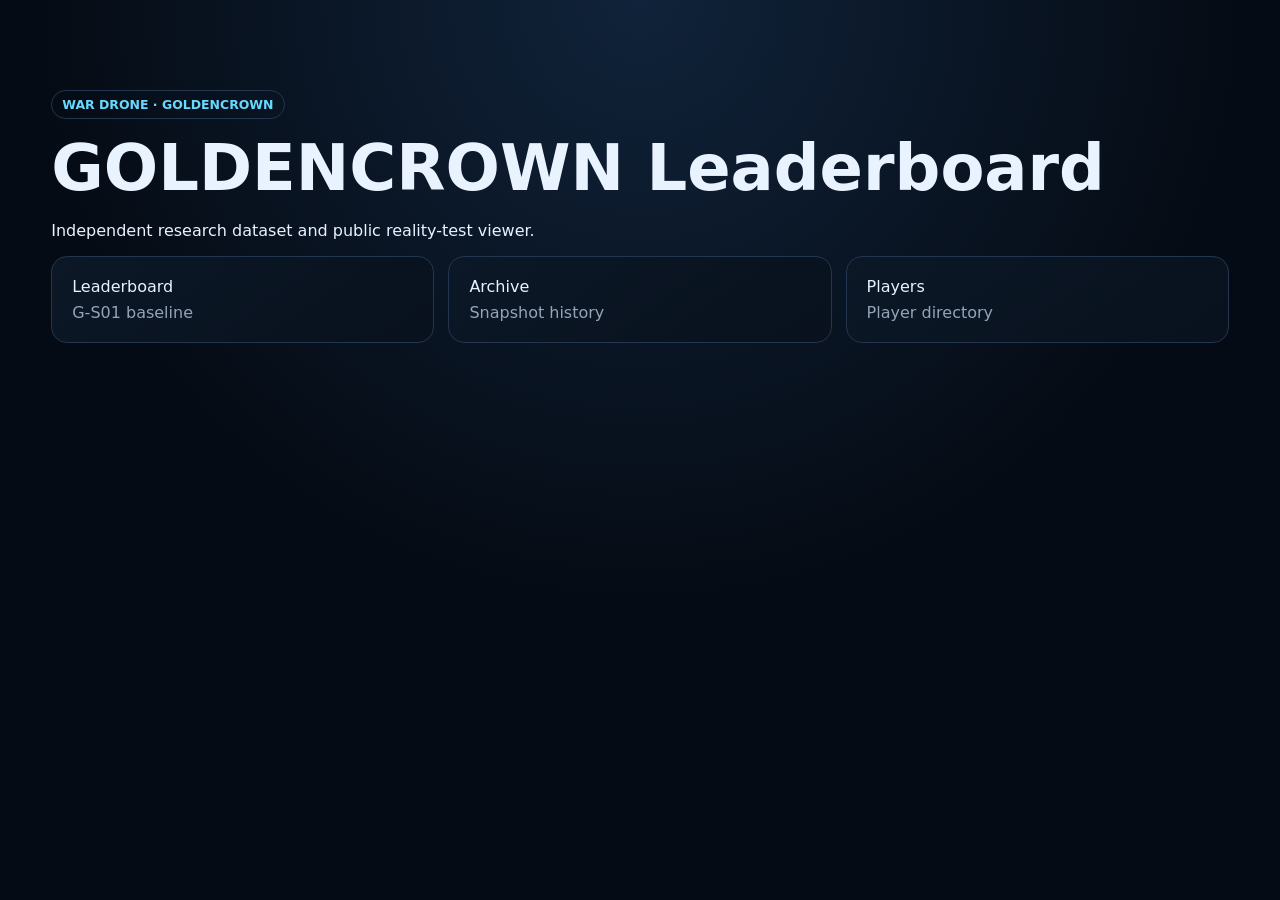
<file: index.html>
<!doctype html>
<html lang="en" dir="ltr"><head><meta charset="utf-8"><meta name="viewport" content="width=device-width,initial-scale=1"><title>GOLDENCROWN · War Drone</title><link rel="stylesheet" href="clan-leaderboard/assets/app.css"></head>
<body><main class="shell landing"><div class="badge">WAR DRONE · GOLDENCROWN</div><h1>GOLDENCROWN Leaderboard</h1><p>Independent research dataset and public reality-test viewer.</p><div class="cards"><a class="card" href="clan-leaderboard/">Leaderboard<span>G-S01 baseline</span></a><a class="card" href="clan-leaderboard/archive.html">Archive<span>Snapshot history</span></a><a class="card" href="clan-leaderboard/players.html">Players<span>Player directory</span></a></div></main></body></html>
</file>
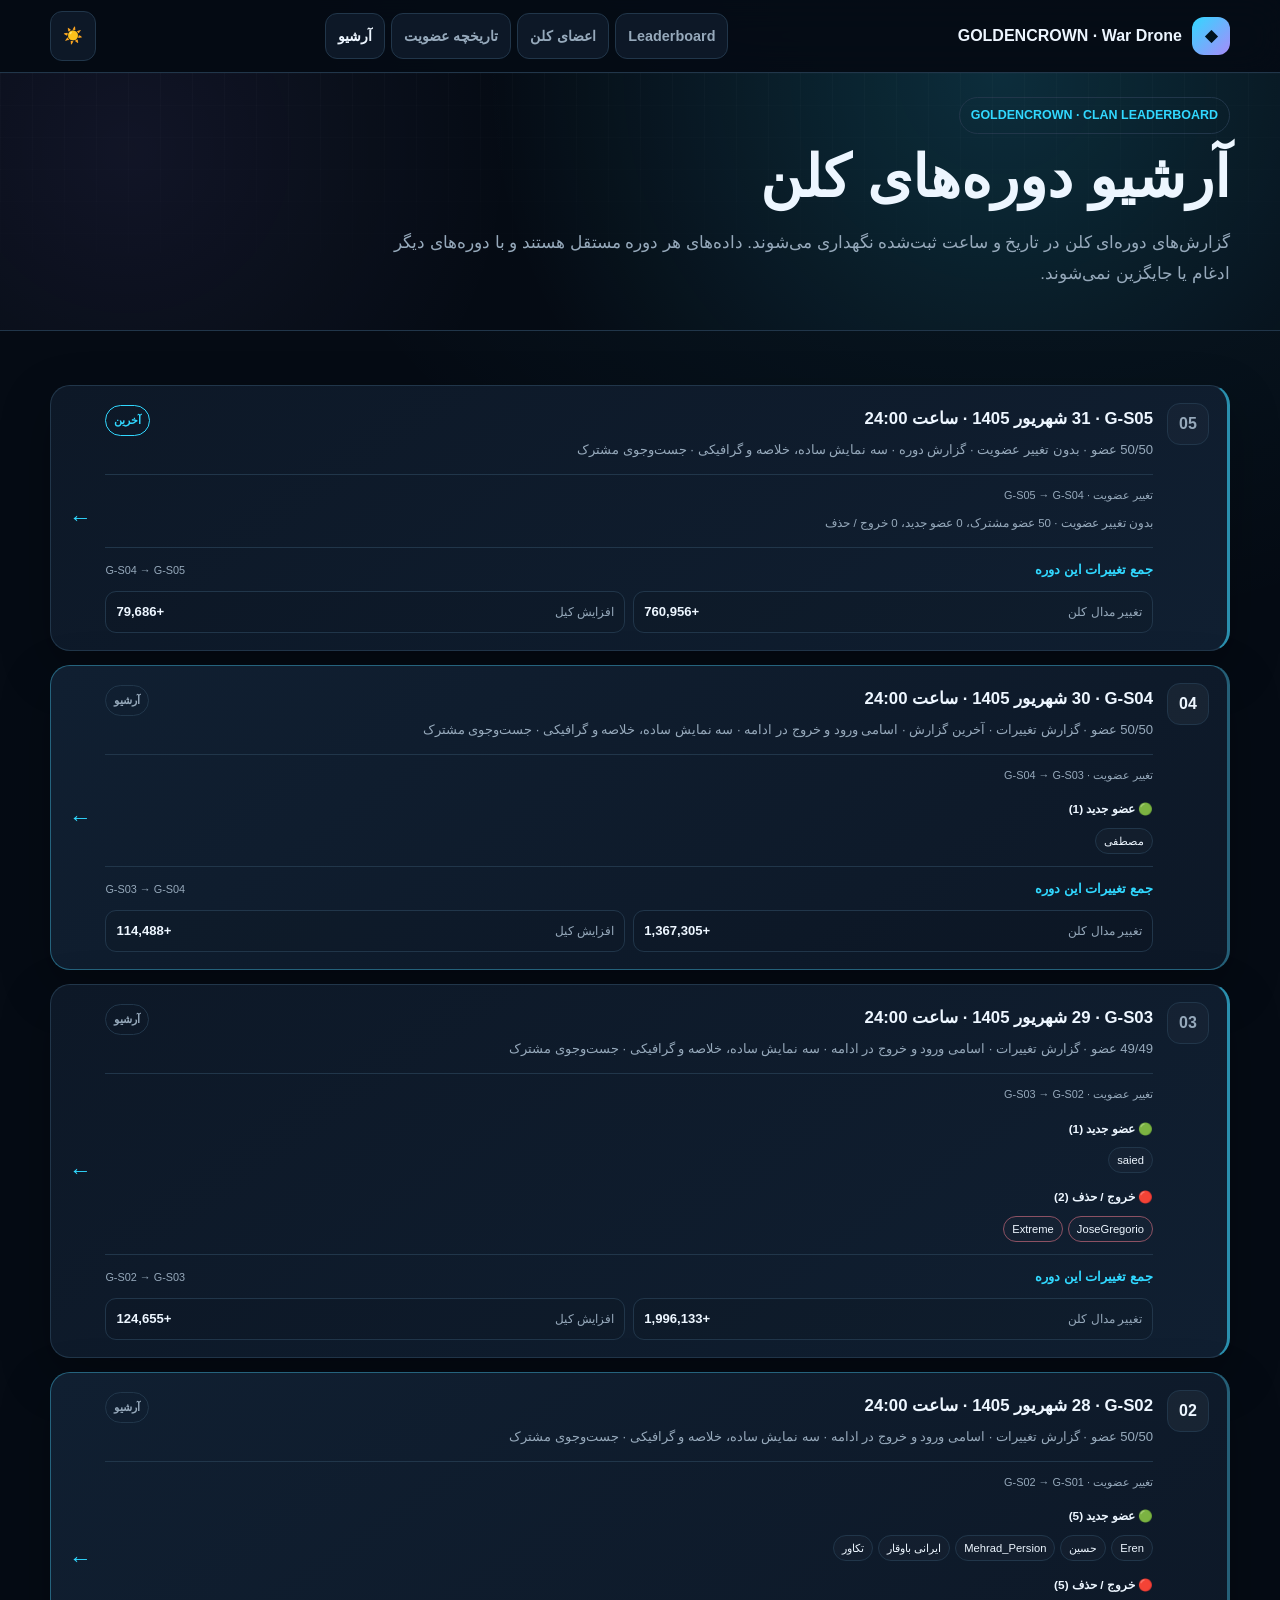
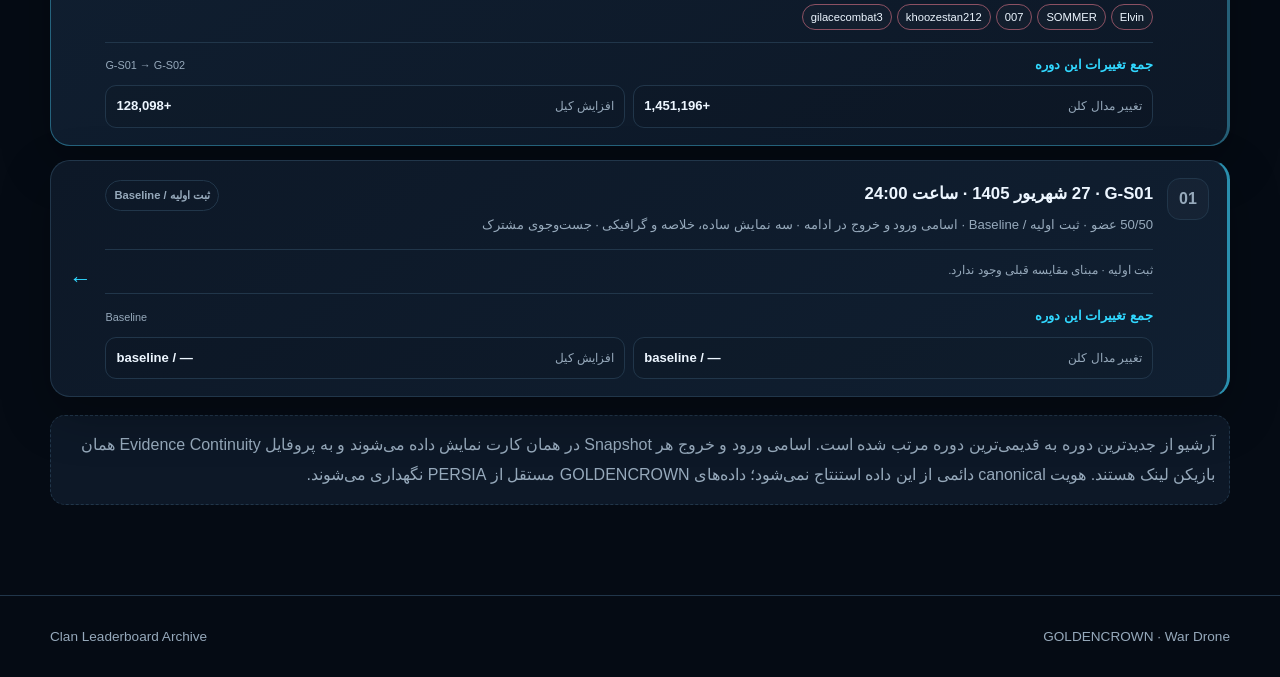
<file: clan-leaderboard/archive.html>
<!doctype html><html lang="fa" dir="rtl" data-theme="dark"><head><meta charset="utf-8"><meta name="viewport" content="width=device-width,initial-scale=1,viewport-fit=cover"><meta name="theme-color" content="#050b14"><title>GOLDENCROWN · Clan Leaderboard Archive</title><link rel="stylesheet" href="../assets/css/app.css"><link rel="stylesheet" href="../assets/css/site.css"><style>.archive{padding:34px 0 50px}.hero{padding:24px 0;border-bottom:1px solid var(--line)}.badge{display:inline-block;border:1px solid var(--line);border-radius:999px;padding:6px 11px;color:var(--cyan);font-size:.78rem;font-weight:900}.hero h1{font-size:clamp(2rem,6vw,3.6rem);margin:10px 0}.hero p{color:var(--muted);max-width:850px}.report-list{display:grid;gap:14px;margin-top:20px}.report{position:relative;display:grid;grid-template-columns:auto 1fr auto;gap:14px;align-items:center;overflow:hidden;text-decoration:none;color:var(--text);border:1px solid var(--line);border-radius:20px;padding:17px 18px;background:linear-gradient(145deg,var(--panel),var(--panel2));box-shadow:var(--shadow);transition:transform .18s ease,border-color .18s ease,background .18s ease,box-shadow .18s ease}.report:nth-child(even){background:linear-gradient(145deg,var(--panel2),var(--panel));border-color:color-mix(in srgb,var(--line) 72%,var(--cyan) 28%)}.report:nth-child(odd){border-right:3px solid color-mix(in srgb,var(--cyan) 55%,var(--line))}.report:nth-child(even){border-right:3px solid color-mix(in srgb,var(--cyan) 25%,var(--line))}.report:hover{transform:translateY(-2px);border-color:var(--cyan);box-shadow:var(--shadow),0 0 0 1px color-mix(in srgb,var(--cyan) 22%,transparent)}.report:active{transform:scale(.99);border-color:var(--cyan)}.report-index{display:grid;place-items:center;min-width:42px;height:42px;border-radius:13px;border:1px solid var(--line);background:rgba(255,255,255,.025);color:var(--muted);font-weight:900}.report:nth-child(even) .report-index{background:rgba(255,255,255,.045);color:var(--text)}.report-main{min-width:0}.report-heading{display:flex;align-items:center;justify-content:space-between;gap:10px}.report h2{font-size:1.05rem;margin:0 0 4px}.report p{margin:0;color:var(--muted);font-size:.82rem}.report-status{flex:0 0 auto;border:1px solid var(--line);border-radius:999px;padding:4px 8px;color:var(--muted);font-size:.7rem;font-weight:800}.report:first-child .report-status{color:var(--cyan);border-color:var(--cyan)}.report-aggregate{display:grid;grid-template-columns:1fr 1fr;gap:8px;margin-top:12px;padding-top:10px;border-top:1px solid var(--line)}.aggregate-heading{grid-column:1/-1;display:flex;align-items:center;justify-content:space-between;gap:8px}.aggregate-heading strong{color:var(--cyan);font-size:.84rem}.aggregate-heading span{color:var(--muted);font-size:.68rem}.aggregate-item{display:flex;align-items:center;justify-content:space-between;gap:10px;border:1px solid var(--line);border-radius:11px;padding:8px 10px;background:rgba(0,0,0,.08)}.aggregate-item span{color:var(--muted);font-size:.75rem}.aggregate-item b{font-size:.82rem;font-variant-numeric:tabular-nums}.arrow{font-size:1.4rem;color:var(--cyan)}.note{margin-top:18px;padding:14px;border:1px dashed var(--line);border-radius:15px;color:var(--muted);background:var(--panel)}@media(max-width:620px){.shell{width:min(94vw,620px)}.report{grid-template-columns:auto 1fr;gap:10px;padding:15px}.report-index{min-width:36px;height:36px;border-radius:11px}.report-heading{display:block}.report-status{display:inline-block;margin-top:5px}.report p{line-height:1.7}.report-aggregate{grid-template-columns:1fr;gap:6px}.aggregate-heading{display:block}.aggregate-heading span{display:block;margin-top:2px}.aggregate-item{padding:8px}.arrow{display:none}}@media(prefers-reduced-motion:reduce){.report{transition:none}}.report{align-items:start}.report-title-link{color:inherit;text-decoration:none}.report-title-link:hover{color:var(--cyan)}.report-open{align-self:center;color:var(--cyan);text-decoration:none;font-size:1.4rem}.report-changes{display:grid;gap:8px;margin-top:12px;padding-top:10px;border-top:1px solid var(--line)}.change-transition{font-size:.68rem;color:var(--muted)}.change-group{display:grid;gap:5px}.change-group__heading strong{font-size:.74rem}.change-list{display:flex;flex-wrap:wrap;gap:5px}.change-player{display:inline-flex;align-items:center;gap:4px;border:1px solid var(--line);border-radius:999px;padding:5px 8px;background:rgba(255,255,255,.02);color:var(--text);text-decoration:none;font-size:.7rem;line-height:1.25}.change-player:hover{border-color:var(--cyan);color:var(--cyan)}.change-player--left{border-color:color-mix(in srgb,#ff6f7f 48%,var(--line))}.change-player--left:hover{border-color:#ff6f7f;color:#ff9da8}.change-empty{color:var(--muted);font-size:.72rem}</style></head><body><header class="topbar"><div class="shell"><a class="brand" href="../index.html"><span class="brand-mark">◆</span><span><b>GOLDENCROWN</b> · War Drone</span></a><nav class="nav"><a class="btn" href="index.html">Leaderboard</a><a class="btn" href="players.html">اعضای کلن</a><a class="btn" href="member-history.html">تاریخچه عضویت</a><a class="btn active" href="archive.html">آرشیو</a></nav><button class="theme-toggle" data-theme-toggle>☀️</button></div></header><main><section class="hero"><div class="shell"><span class="badge">GOLDENCROWN · CLAN LEADERBOARD</span><h1>آرشیو دوره‌های کلن</h1><p>گزارش‌های دوره‌ای کلن در تاریخ و ساعت ثبت‌شده نگهداری می‌شوند. داده‌های هر دوره مستقل هستند و با دوره‌های دیگر ادغام یا جایگزین نمی‌شوند.</p></div></section><section class="archive"><div class="shell"><div class="report-list"><article class="report report--period-5"><span class="report-index" aria-hidden="true">05</span><div class="report-main"><div class="report-heading"><h2><a class="report-title-link" href="index.html?snapshot=G-S05&mode=simple"><bdi dir="ltr">G-S05</bdi> · 31 شهریور 1405 · ساعت <bdi dir="ltr">24:00</bdi></a></h2><span class="report-status">آخرین</span></div><p>50/50 عضو · بدون تغییر عضویت · گزارش دوره · سه نمایش ساده، خلاصه و گرافیکی · جست‌وجوی مشترک</p><div class="report-changes"><div class="change-transition">تغییر عضویت · <bdi dir="ltr">G-S04</bdi> → <bdi dir="ltr">G-S05</bdi></div><div class="change-empty">بدون تغییر عضویت · 50 عضو مشترک، 0 عضو جدید، 0 خروج / حذف</div></div><div class="report-aggregate"><div class="aggregate-heading"><strong>جمع تغییرات این دوره</strong><span>G-S04 → G-S05</span></div><div class="aggregate-item"><span>تغییر مدال کلن</span><b>+760,956</b></div><div class="aggregate-item"><span>افزایش کیل</span><b>+79,686</b></div></div></div><a class="arrow report-open" href="index.html?snapshot=G-S05&mode=simple" aria-label="G-S05 — 31 شهریور 1405 24:00">←</a></article><article class="report report--period-4"><span class="report-index" aria-hidden="true">04</span><div class="report-main"><div class="report-heading"><h2><a class="report-title-link" href="index.html?snapshot=G-S04&mode=simple"><bdi dir="ltr">G-S04</bdi> · 30 شهریور 1405 · ساعت <bdi dir="ltr">24:00</bdi></a></h2><span class="report-status">آرشیو</span></div><p>50/50 عضو · گزارش تغییرات · آخرین گزارش · اسامی ورود و خروج در ادامه · سه نمایش ساده، خلاصه و گرافیکی · جست‌وجوی مشترک</p><div class="report-changes"><div class="change-transition">تغییر عضویت · <bdi dir="ltr">G-S03</bdi> → <bdi dir="ltr">G-S04</bdi></div><div class="change-group change-player--new"><div class="change-group__heading"><strong>🟢 عضو جدید (1)</strong></div><div class="change-list"><a class="change-player change-player--new" href="player.html?id=G-S04-R050" title="مشاهده پروفایل">مصطفی</a></div></div></div><div class="report-aggregate"><div class="aggregate-heading"><strong>جمع تغییرات این دوره</strong><span>G-S03 → G-S04</span></div><div class="aggregate-item"><span>تغییر مدال کلن</span><b>+1,367,305</b></div><div class="aggregate-item"><span>افزایش کیل</span><b>+114,488</b></div></div></div><a class="arrow report-open" href="index.html?snapshot=G-S04&mode=simple" aria-label="G-S04 — 30 شهریور 1405 24:00">←</a></article>
<article class="report report--period-3"><span class="report-index" aria-hidden="true">03</span><div class="report-main"><div class="report-heading"><h2><a class="report-title-link" href="index.html?snapshot=G-S03&mode=simple"><bdi dir="ltr">G-S03</bdi> · 29 شهریور 1405 · ساعت <bdi dir="ltr">24:00</bdi></a></h2><span class="report-status">آرشیو</span></div><p>49/49 عضو · گزارش تغییرات · اسامی ورود و خروج در ادامه · سه نمایش ساده، خلاصه و گرافیکی · جست‌وجوی مشترک</p><div class="report-changes"><div class="change-transition">تغییر عضویت · <bdi dir="ltr">G-S02</bdi> → <bdi dir="ltr">G-S03</bdi></div><div class="change-group change-player--new"><div class="change-group__heading"><strong>🟢 عضو جدید (1)</strong></div><div class="change-list"><a class="change-player change-player--new" href="player.html?id=G-S03-R048" title="مشاهده پروفایل">saied</a></div></div><div class="change-group change-player--left"><div class="change-group__heading"><strong>🔴 خروج / حذف (2)</strong></div><div class="change-list"><a class="change-player change-player--left" href="player.html?id=G-S02-R002" title="مشاهده پروفایل">JoseGregorio</a><a class="change-player change-player--left" href="player.html?id=G-S02-R042" title="مشاهده پروفایل">Extreme</a></div></div></div><div class="report-aggregate"><div class="aggregate-heading"><strong>جمع تغییرات این دوره</strong><span>G-S02 → G-S03</span></div><div class="aggregate-item"><span>تغییر مدال کلن</span><b>+1,996,133</b></div><div class="aggregate-item"><span>افزایش کیل</span><b>+124,655</b></div></div></div><a class="arrow report-open" href="index.html?snapshot=G-S03&mode=simple" aria-label="G-S03 — 29 شهریور 1405 24:00">←</a></article>
<article class="report report--period-2"><span class="report-index" aria-hidden="true">02</span><div class="report-main"><div class="report-heading"><h2><a class="report-title-link" href="index.html?snapshot=G-S02&mode=simple"><bdi dir="ltr">G-S02</bdi> · 28 شهریور 1405 · ساعت <bdi dir="ltr">24:00</bdi></a></h2><span class="report-status">آرشیو</span></div><p>50/50 عضو · گزارش تغییرات · اسامی ورود و خروج در ادامه · سه نمایش ساده، خلاصه و گرافیکی · جست‌وجوی مشترک</p><div class="report-changes"><div class="change-transition">تغییر عضویت · <bdi dir="ltr">G-S01</bdi> → <bdi dir="ltr">G-S02</bdi></div><div class="change-group change-player--new"><div class="change-group__heading"><strong>🟢 عضو جدید (5)</strong></div><div class="change-list"><a class="change-player change-player--new" href="player.html?id=G-S02-R031" title="مشاهده پروفایل">Eren</a><a class="change-player change-player--new" href="player.html?id=G-S02-R047" title="مشاهده پروفایل">حسين</a><a class="change-player change-player--new" href="player.html?id=G-S02-R048" title="مشاهده پروفایل">Mehrad_Persion</a><a class="change-player change-player--new" href="player.html?id=G-S02-R049" title="مشاهده پروفایل">ایرانی باوقار</a><a class="change-player change-player--new" href="player.html?id=G-S02-R050" title="مشاهده پروفایل">تکاور</a></div></div><div class="change-group change-player--left"><div class="change-group__heading"><strong>🔴 خروج / حذف (5)</strong></div><div class="change-list"><a class="change-player change-player--left" href="player.html?id=G-S01-R033" title="مشاهده پروفایل">Elvin</a><a class="change-player change-player--left" href="player.html?id=G-S01-R036" title="مشاهده پروفایل">SOMMER</a><a class="change-player change-player--left" href="player.html?id=G-S01-R040" title="مشاهده پروفایل">007</a><a class="change-player change-player--left" href="player.html?id=G-S01-R044" title="مشاهده پروفایل">khoozestan212</a><a class="change-player change-player--left" href="player.html?id=G-S01-R048" title="مشاهده پروفایل">gilacecombat3</a></div></div></div><div class="report-aggregate"><div class="aggregate-heading"><strong>جمع تغییرات این دوره</strong><span>G-S01 → G-S02</span></div><div class="aggregate-item"><span>تغییر مدال کلن</span><b>+1,451,196</b></div><div class="aggregate-item"><span>افزایش کیل</span><b>+128,098</b></div></div></div><a class="arrow report-open" href="index.html?snapshot=G-S02&mode=simple" aria-label="G-S02 — 28 شهریور 1405 24:00">←</a></article>
<article class="report report--period-1"><span class="report-index" aria-hidden="true">01</span><div class="report-main"><div class="report-heading"><h2><a class="report-title-link" href="index.html?snapshot=G-S01&mode=simple"><bdi dir="ltr">G-S01</bdi> · 27 شهریور 1405 · ساعت <bdi dir="ltr">24:00</bdi></a></h2><span class="report-status">ثبت اولیه / Baseline</span></div><p>50/50 عضو · ثبت اولیه / Baseline · اسامی ورود و خروج در ادامه · سه نمایش ساده، خلاصه و گرافیکی · جست‌وجوی مشترک</p><div class="report-changes"><div class="change-empty">ثبت اولیه · مبنای مقایسه قبلی وجود ندارد.</div></div><div class="report-aggregate"><div class="aggregate-heading"><strong>جمع تغییرات این دوره</strong><span>Baseline</span></div><div class="aggregate-item"><span>تغییر مدال کلن</span><b>— / baseline</b></div><div class="aggregate-item"><span>افزایش کیل</span><b>— / baseline</b></div></div></div><a class="arrow report-open" href="index.html?snapshot=G-S01&mode=simple" aria-label="G-S01 — 27 شهریور 1405 24:00">←</a></article></div><div class="note">آرشیو از جدیدترین دوره به قدیمی‌ترین دوره مرتب شده است. اسامی ورود و خروج هر Snapshot در همان کارت نمایش داده می‌شوند و به پروفایل Evidence Continuity همان بازیکن لینک هستند. هویت canonical دائمی از این داده استنتاج نمی‌شود؛ داده‌های GOLDENCROWN مستقل از PERSIA نگهداری می‌شوند.</div></div></section></main><footer class="footer"><div class="shell"><span>GOLDENCROWN · War Drone</span><span>Clan Leaderboard Archive</span></div></footer><script src="../assets/js/app.js"></script></body></html>
</file>
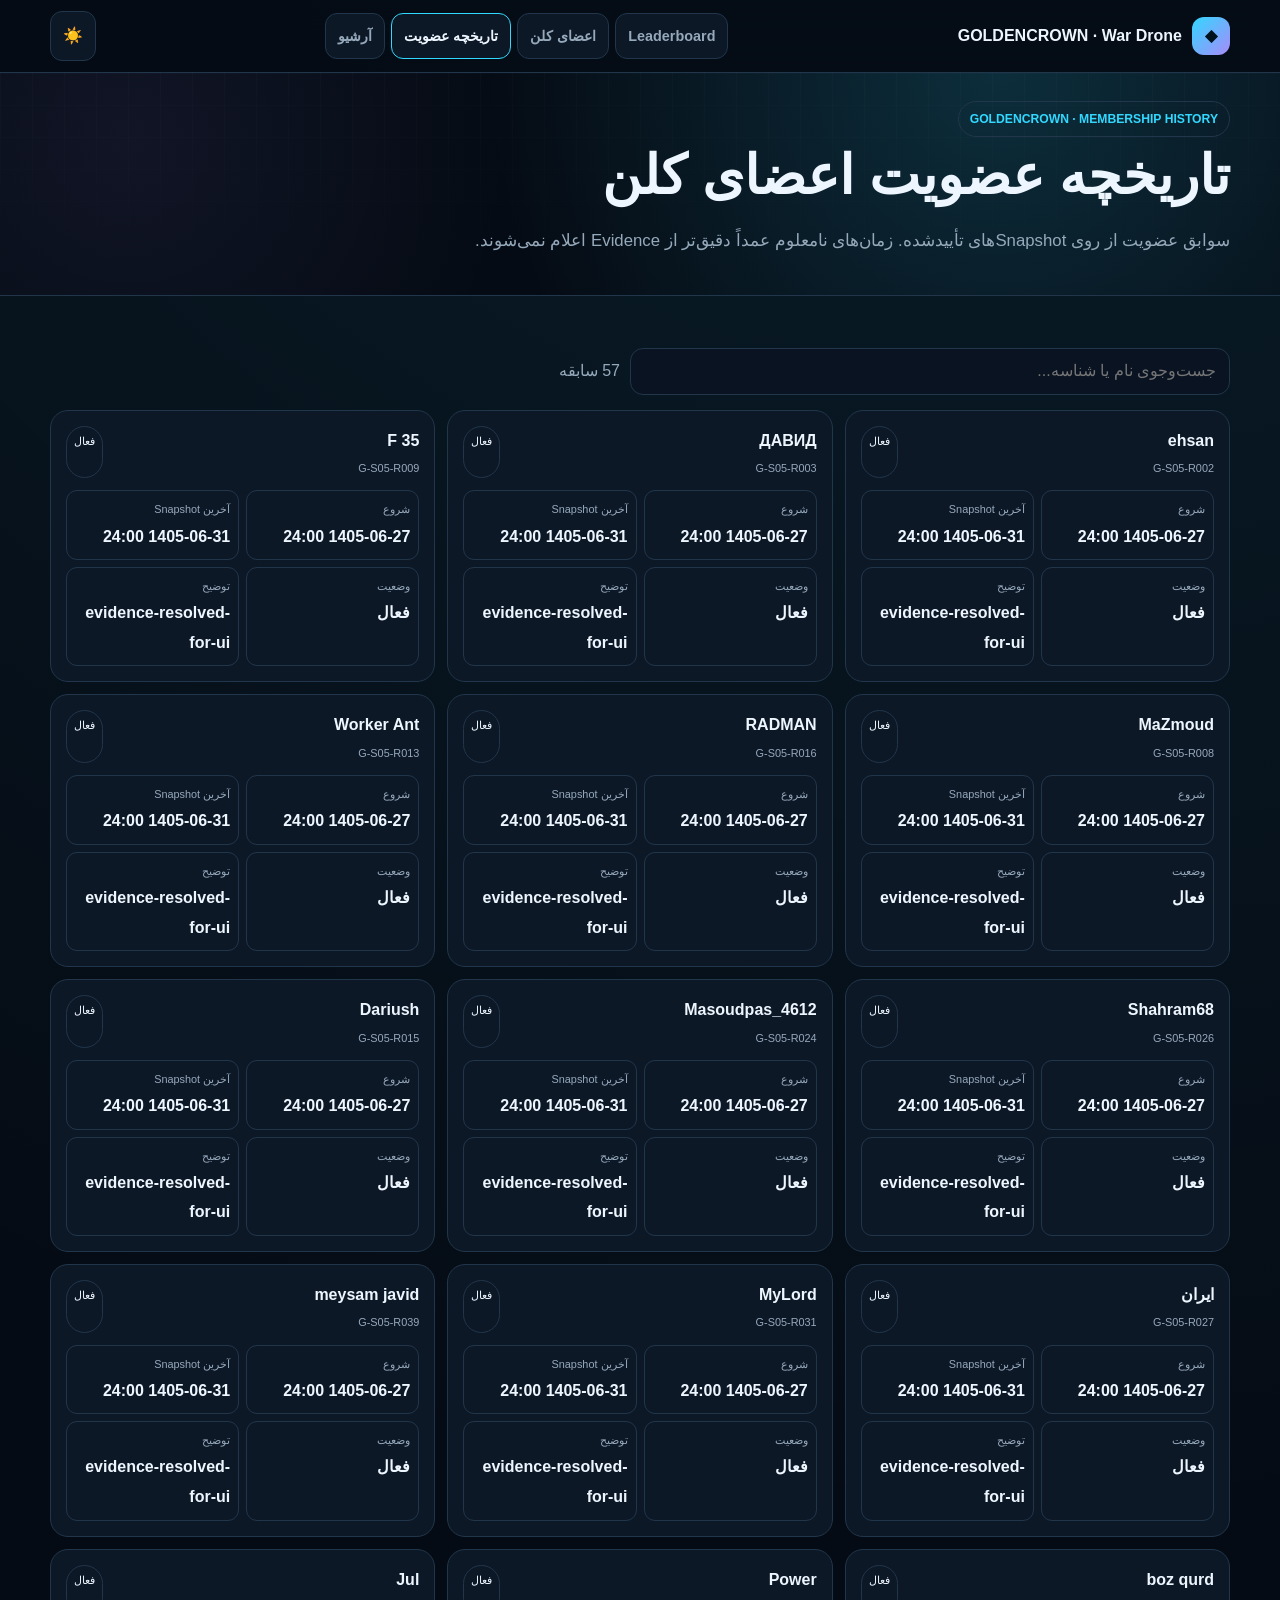
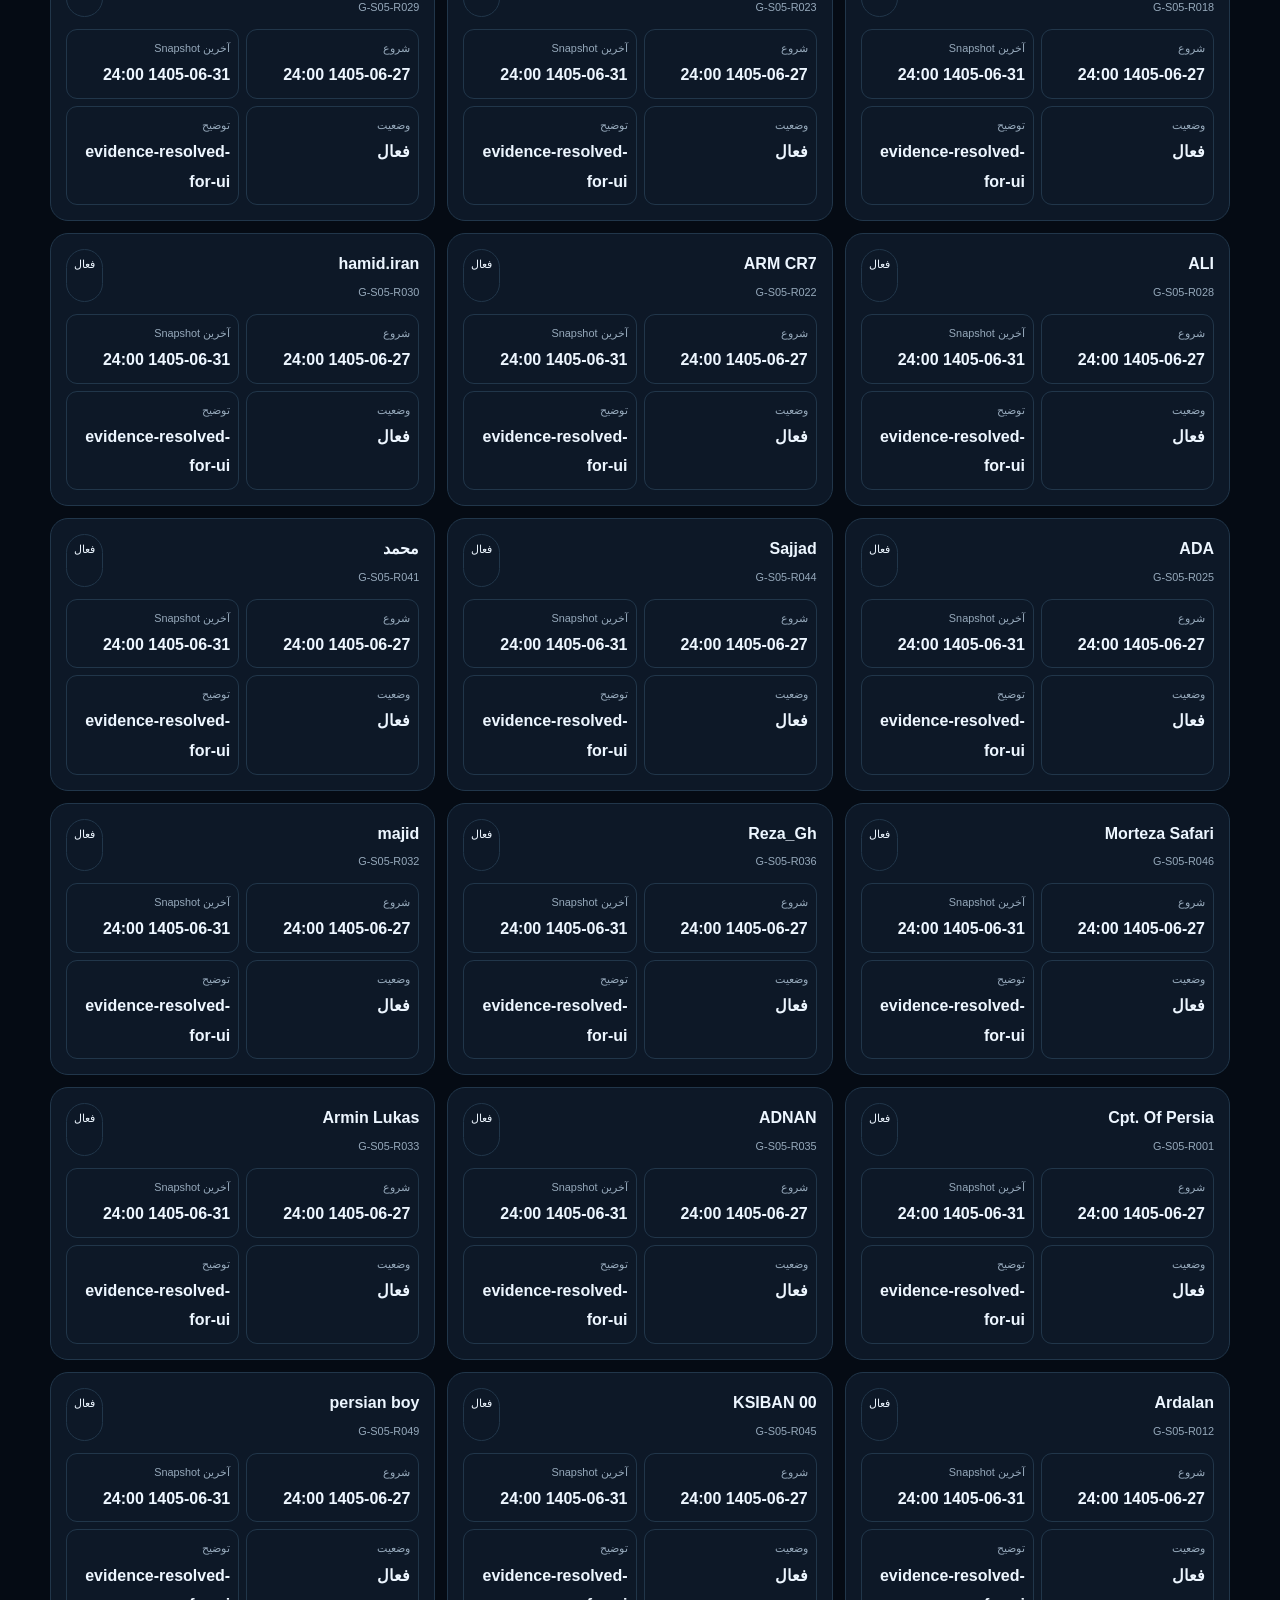
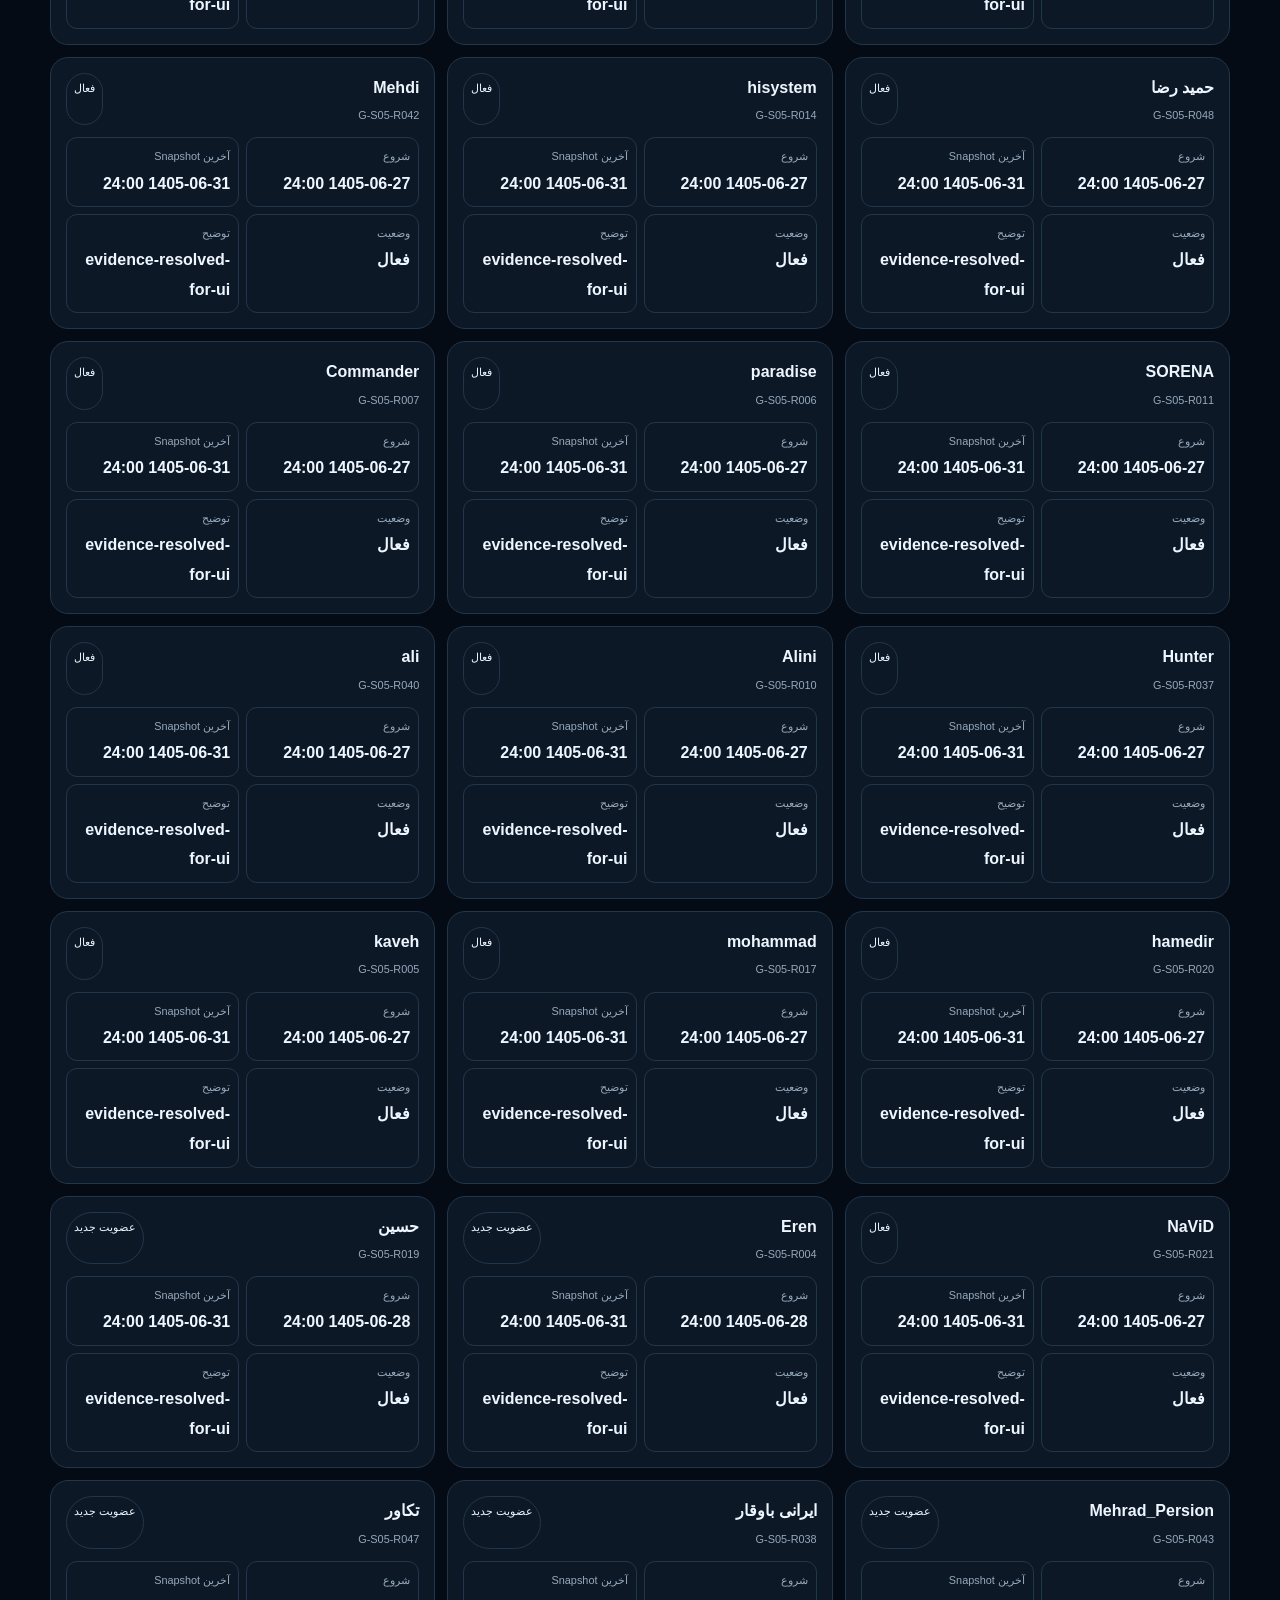
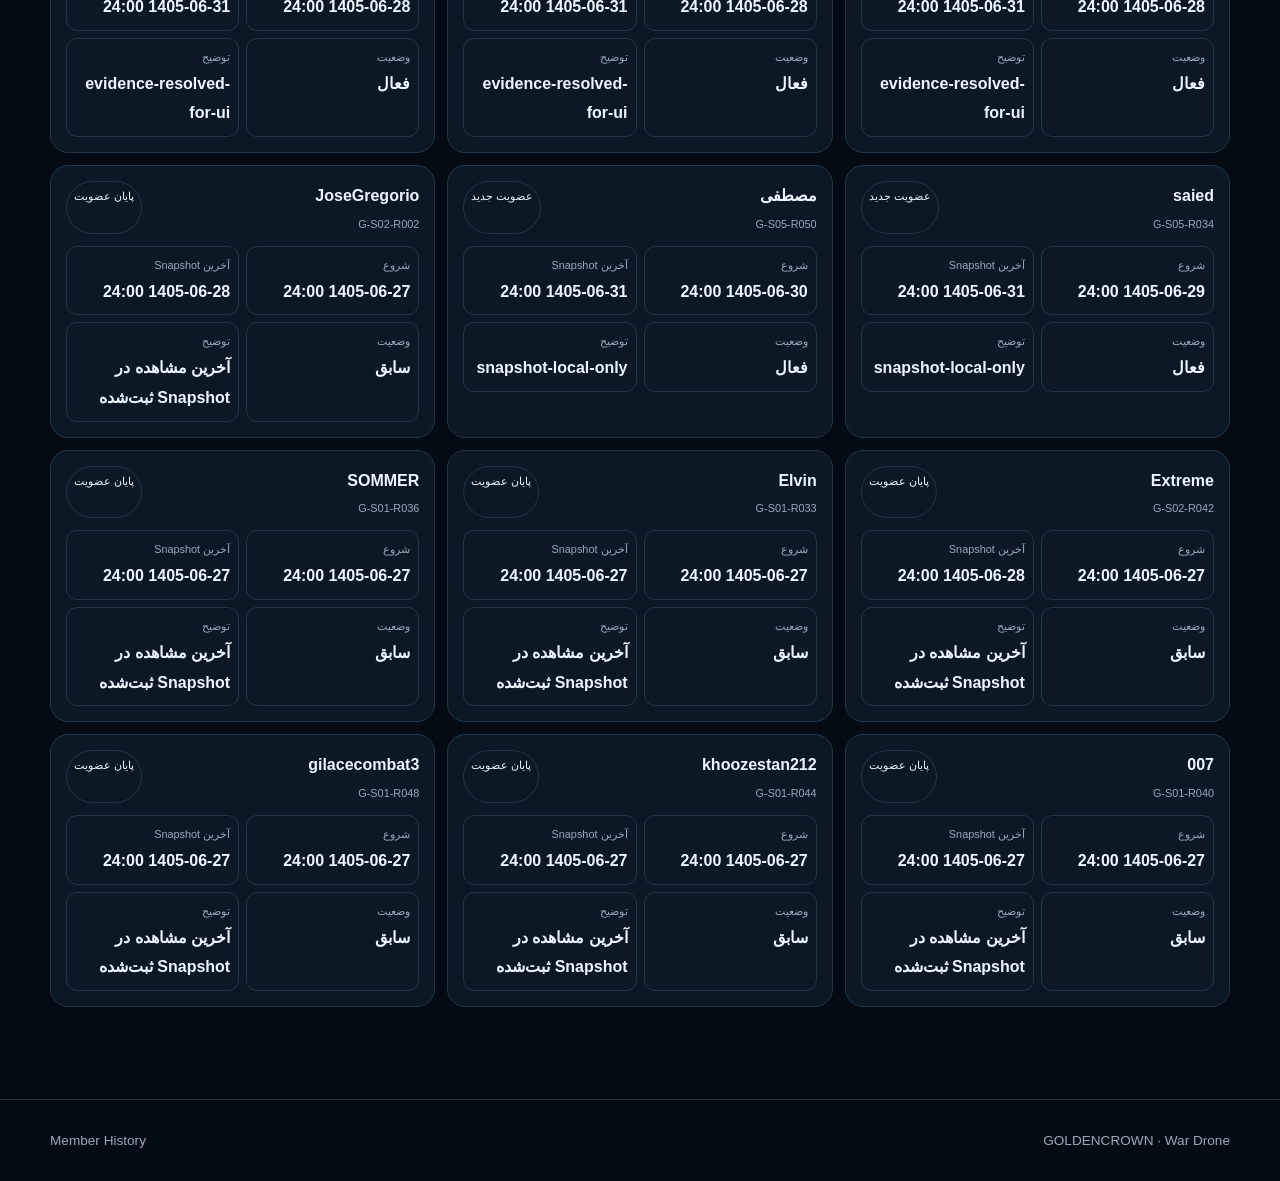
<file: clan-leaderboard/member-history.html>
<!doctype html>
<html lang="fa" dir="rtl" data-theme="dark">
<head>
<meta charset="utf-8">
<meta name="viewport" content="width=device-width,initial-scale=1,viewport-fit=cover">
<meta name="theme-color" content="#050b14">
<title>GOLDENCROWN - Member History</title>
<link rel="stylesheet" href="../assets/css/app.css">
<link rel="stylesheet" href="../assets/css/site.css">
<link rel="stylesheet" href="assets/players.css">
</head>
<body>
<header class="topbar"><div class="shell"><a class="brand" href="../index.html"><span class="brand-mark">◆</span><span><b>GOLDENCROWN</b> · War Drone</span></a><nav class="nav"><a class="btn" href="index.html">Leaderboard</a><a class="btn" href="players.html">اعضای کلن</a><a class="btn active" href="member-history.html">تاریخچه عضویت</a><a class="btn" href="archive.html">آرشیو</a></nav><button class="theme-toggle" data-theme-toggle>☀️</button></div></header>
<main><section class="hero"><div class="shell"><span class="badge">GOLDENCROWN · MEMBERSHIP HISTORY</span><h1>تاریخچه عضویت اعضای کلن</h1><p>سوابق عضویت از روی Snapshotهای تأییدشده. زمان‌های نامعلوم عمداً دقیق‌تر از Evidence اعلام نمی‌شوند.</p></div></section><section class="section"><div class="shell"><div class="toolbar"><input id="historySearch" class="search" type="search" placeholder="جست‌وجوی نام یا شناسه..."><span id="historyCount" class="muted"></span></div><div id="history" class="player-grid"></div></div></section></main>
<footer class="footer"><div class="shell"><span>GOLDENCROWN · War Drone</span><span>Member History</span></div></footer>
<script src="../assets/js/app.js"></script><script src="assets/member-history.js"></script>
</body>
</html>
</file>
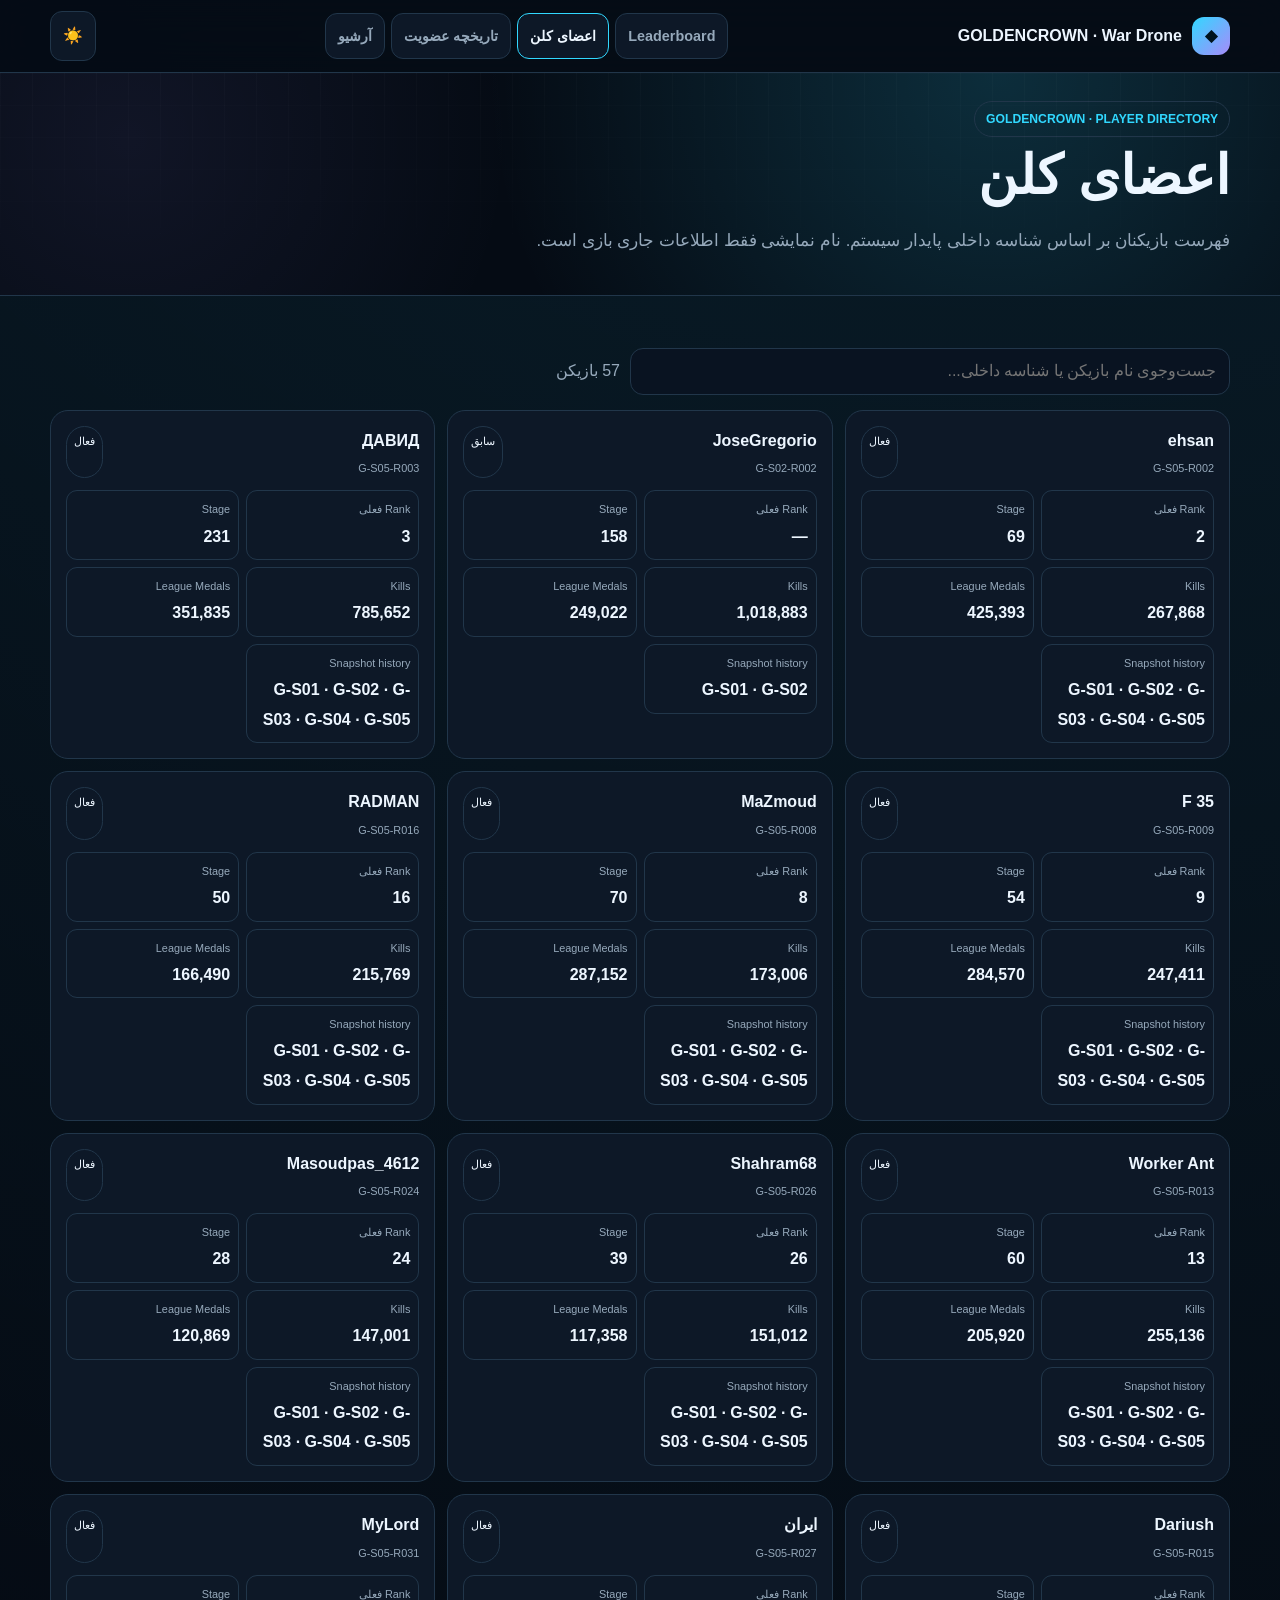
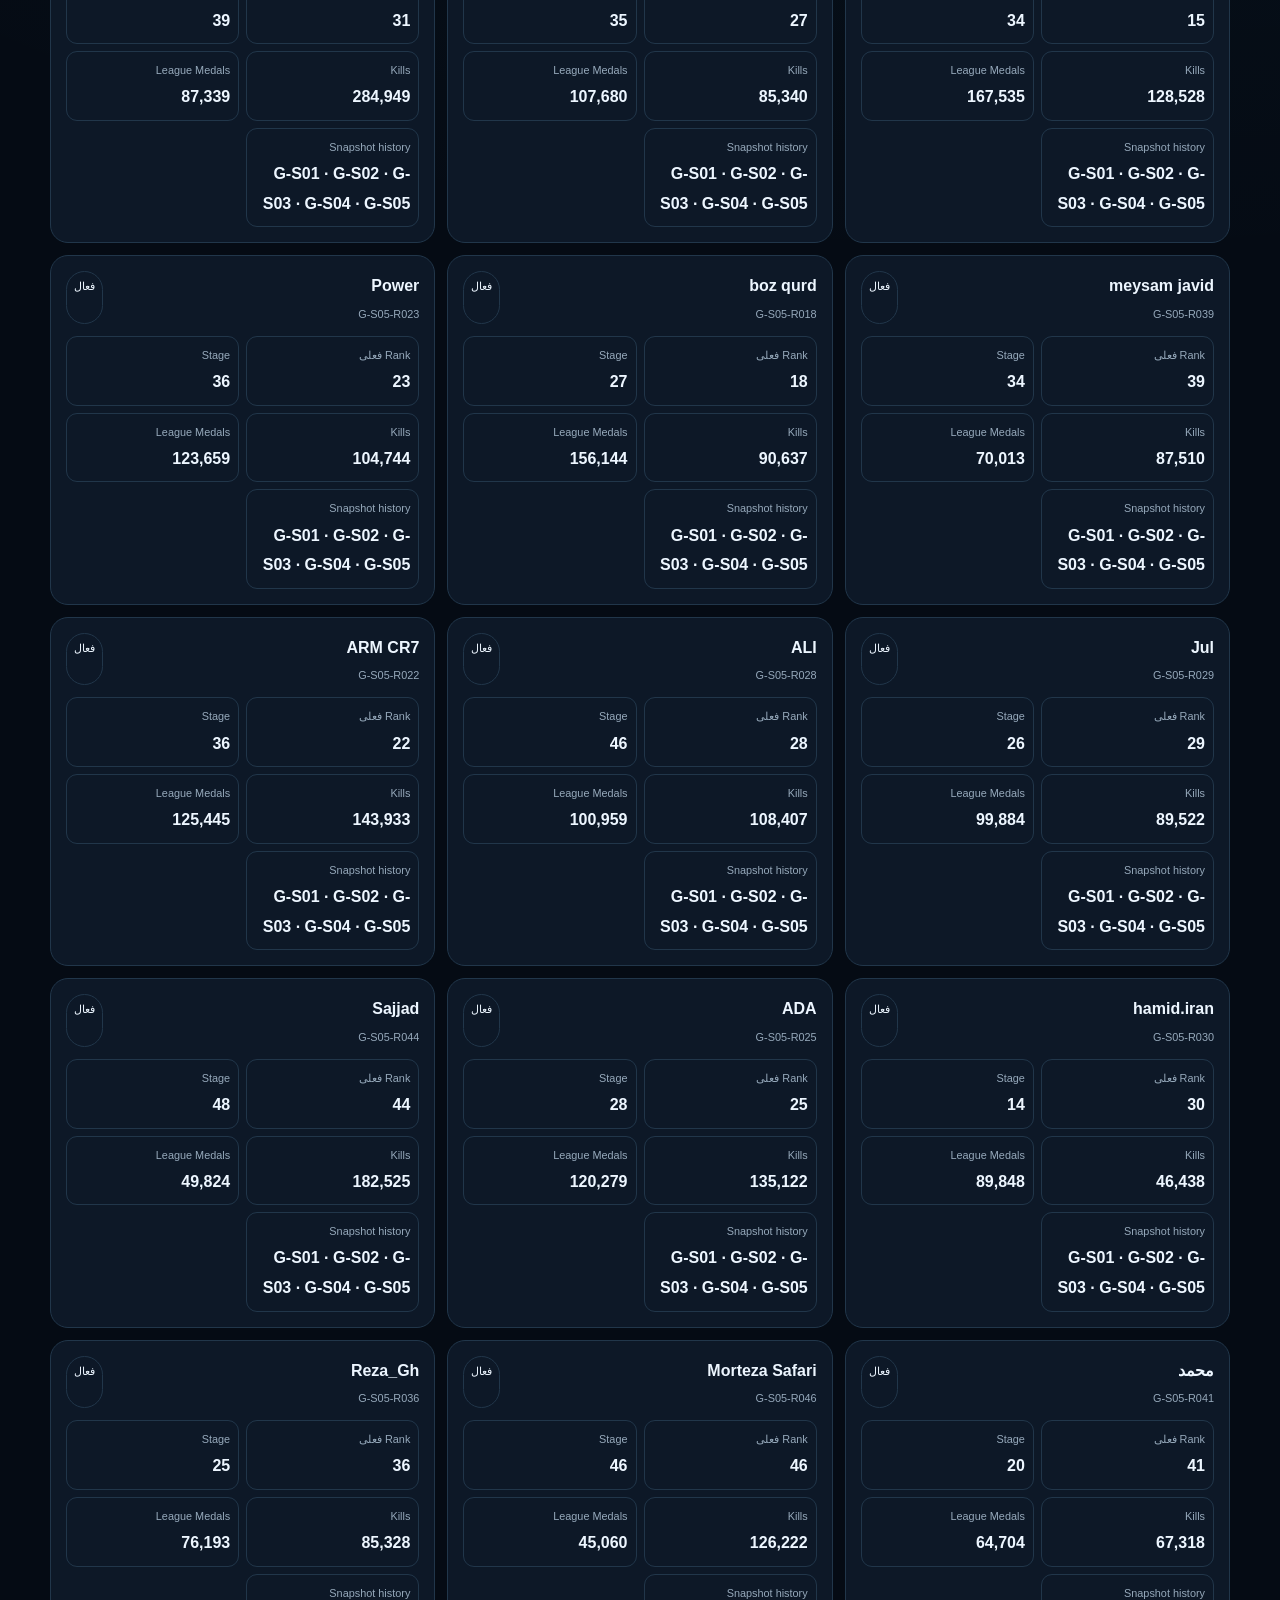
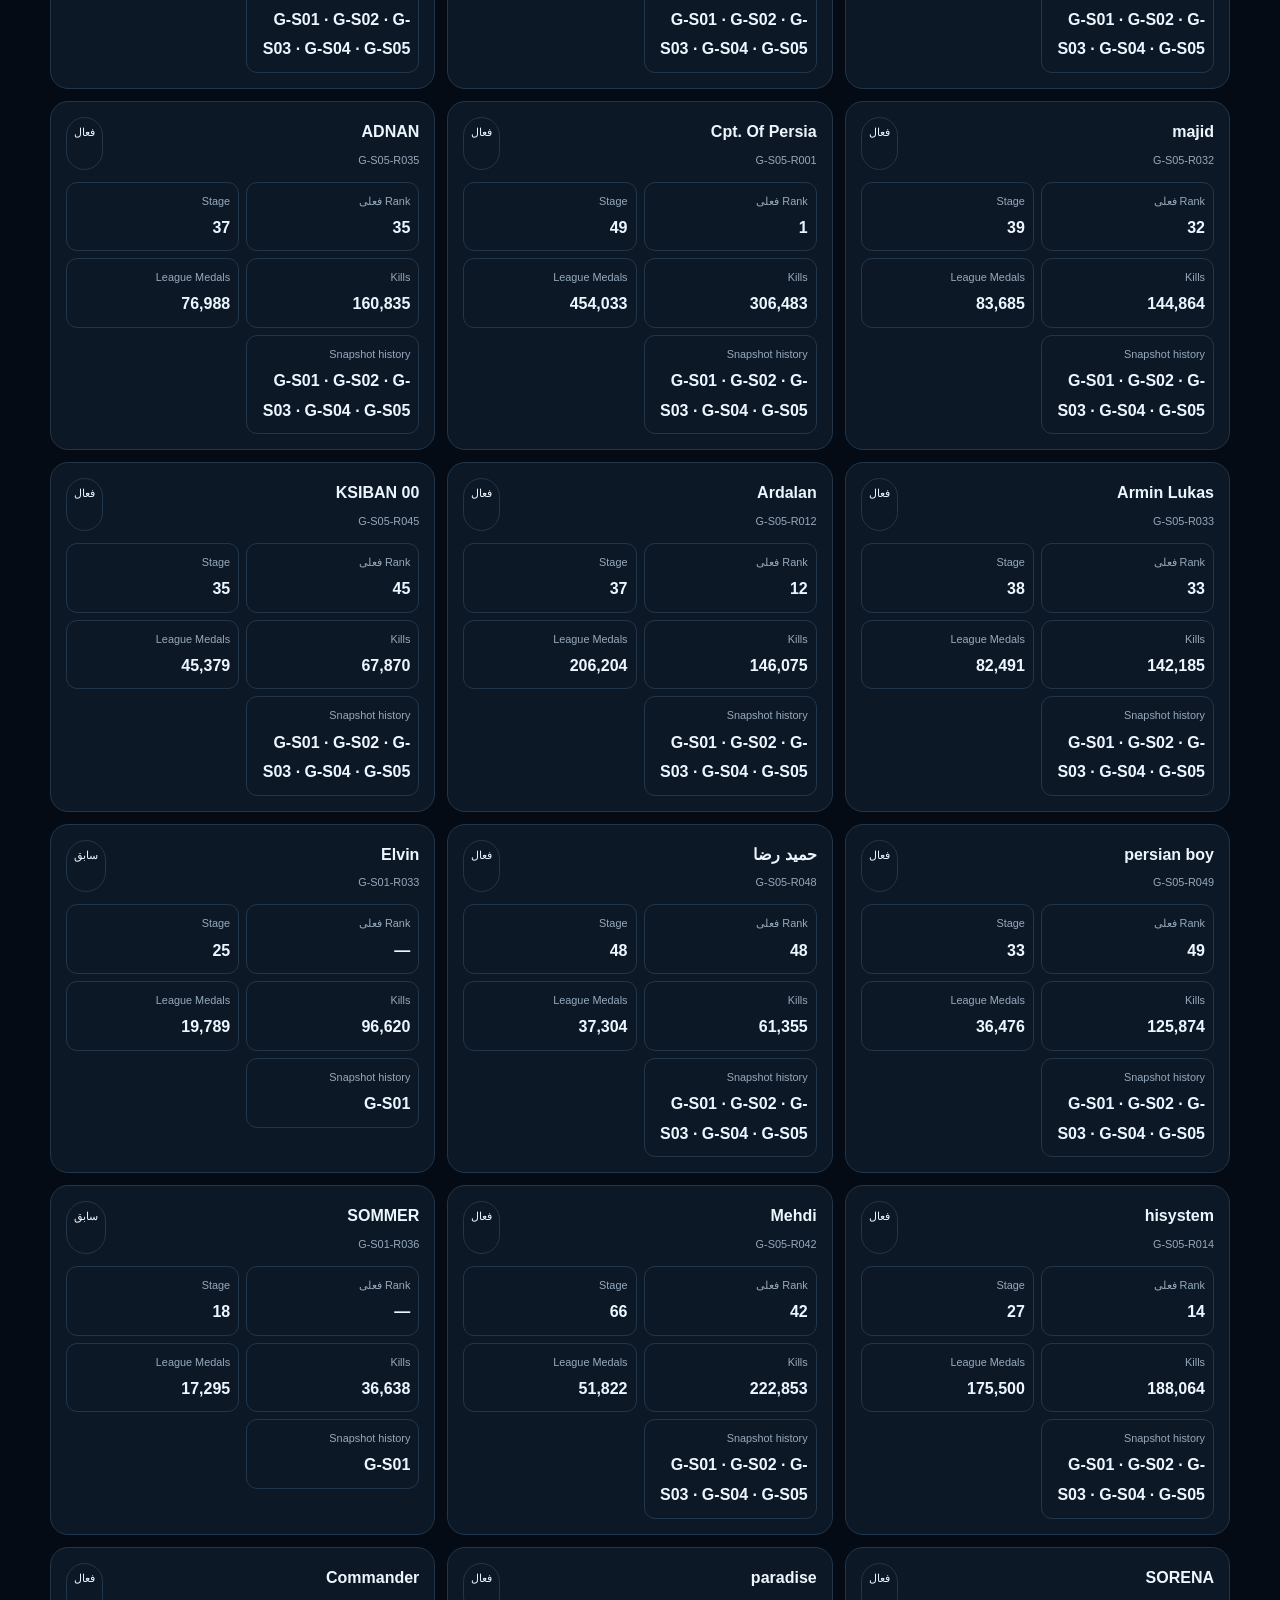
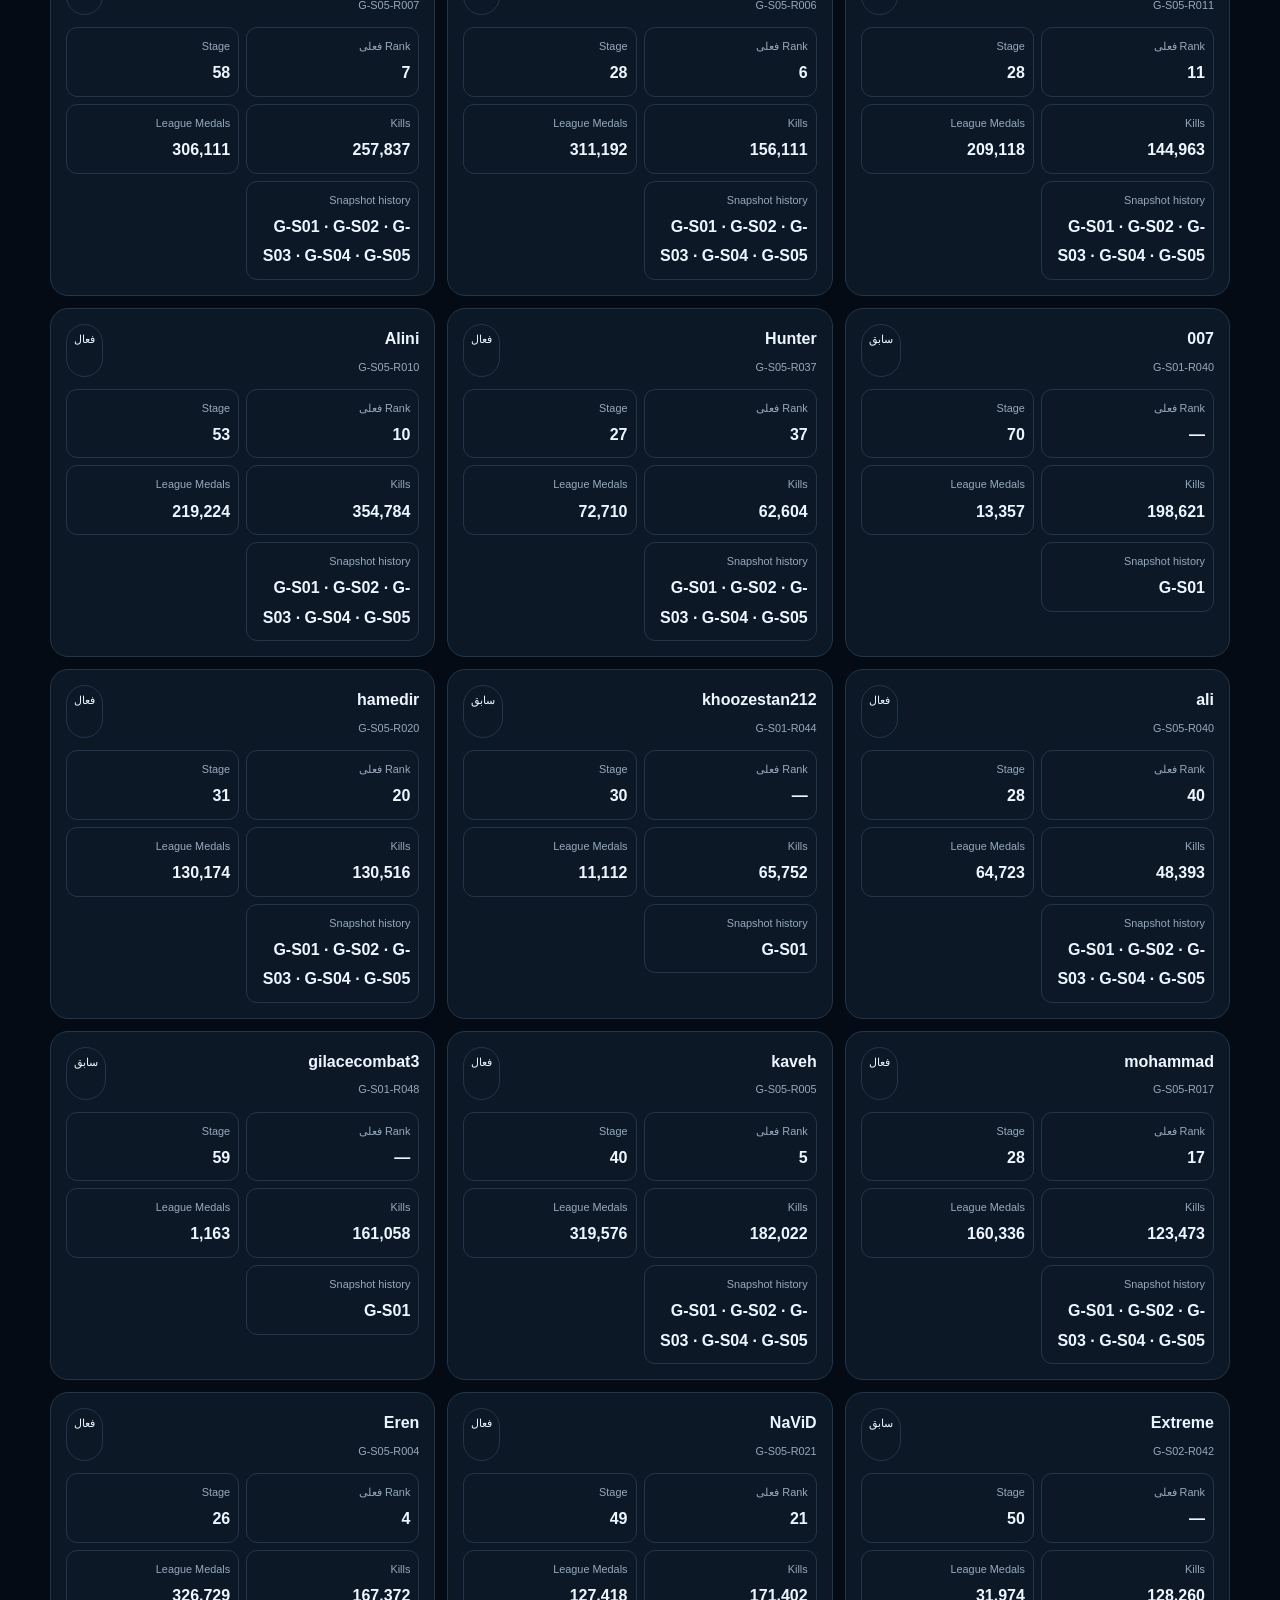
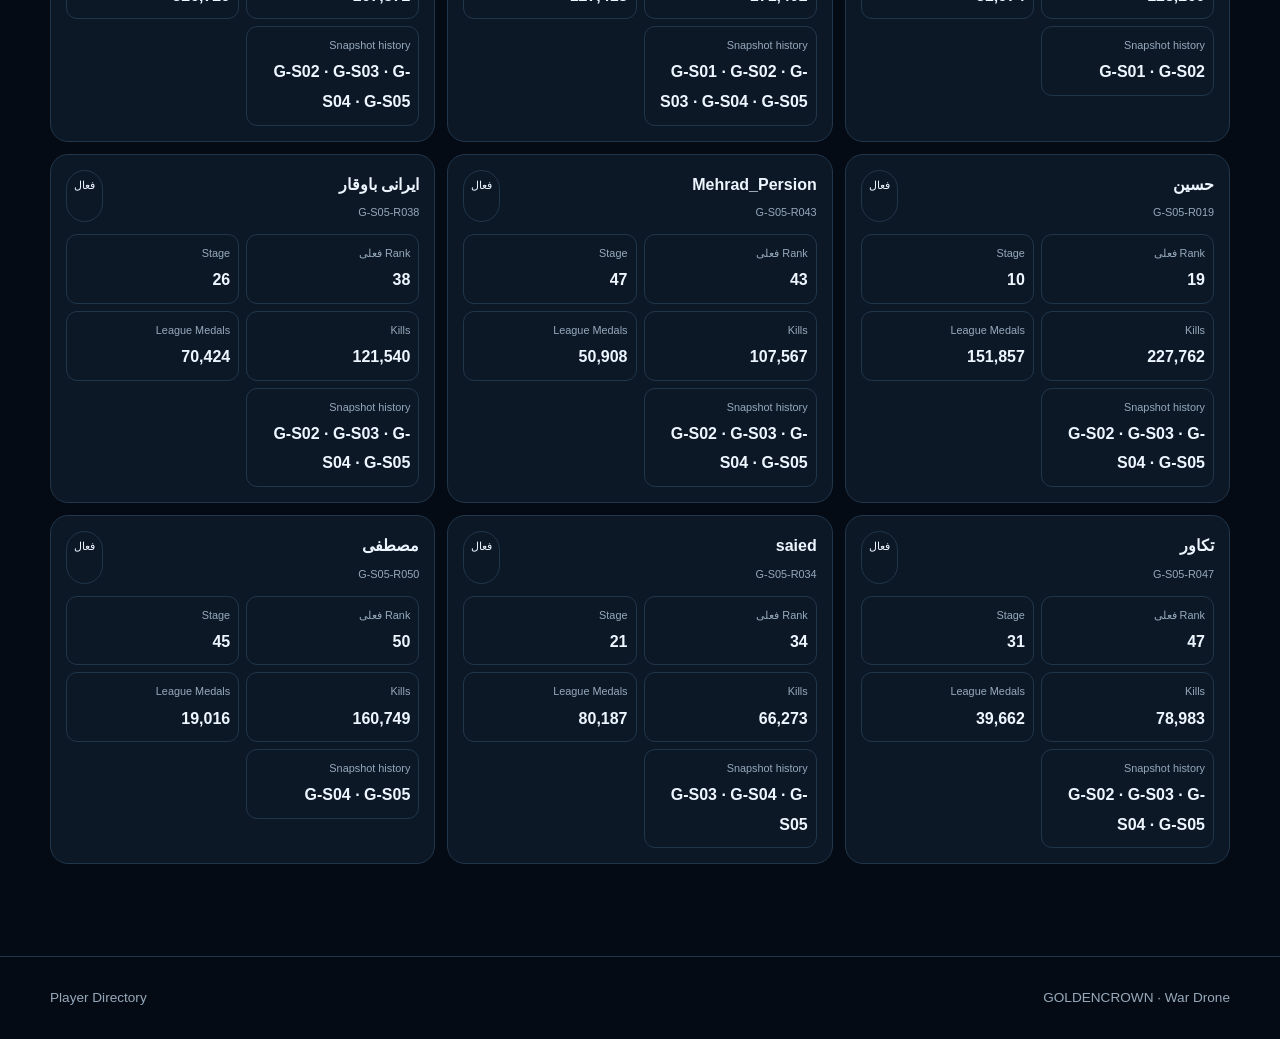
<file: clan-leaderboard/players.html>
<!doctype html>
<html lang="fa" dir="rtl" data-theme="dark">
<head>
<meta charset="utf-8">
<meta name="viewport" content="width=device-width,initial-scale=1,viewport-fit=cover">
<meta name="theme-color" content="#050b14">
<title>GOLDENCROWN · اعضای کلن</title>
<link rel="stylesheet" href="../assets/css/app.css">
<link rel="stylesheet" href="../assets/css/site.css">
<link rel="stylesheet" href="assets/players.css">
</head>
<body>
<header class="topbar"><div class="shell"><a class="brand" href="../index.html"><span class="brand-mark">◆</span><span><b>GOLDENCROWN</b> · War Drone</span></a><nav class="nav"><a class="btn" href="index.html">Leaderboard</a><a class="btn active" href="players.html">اعضای کلن</a><a class="btn" href="member-history.html">تاریخچه عضویت</a><a class="btn" href="archive.html">آرشیو</a></nav><button class="theme-toggle" data-theme-toggle>☀️</button></div></header>
<main><section class="hero"><div class="shell"><span class="badge">GOLDENCROWN · PLAYER DIRECTORY</span><h1>اعضای کلن</h1><p>فهرست بازیکنان بر اساس شناسه داخلی پایدار سیستم. نام نمایشی فقط اطلاعات جاری بازی است.</p></div></section><section class="section"><div class="shell"><div class="toolbar"><input id="playerSearch" class="search" type="search" placeholder="جست‌وجوی نام بازیکن یا شناسه داخلی..."><span id="count" class="muted"></span></div><div id="players" class="player-grid"></div></div></section></main><footer class="footer"><div class="shell"><span>GOLDENCROWN · War Drone</span><span>Player Directory</span></div></footer>
<script src="../assets/js/app.js"></script><script src="assets/player-directory.js"></script>
</body></html>
</file>
<file: clan-leaderboard/assets/app.css>
:root{font-family:system-ui,-apple-system,Segoe UI,sans-serif;color:#e9f2ff;background:#050b14;--panel:#0c1624;--line:#23364d;--cyan:#67d9ff;--muted:#91a4b9}*{box-sizing:border-box}body{margin:0;background:radial-gradient(circle at top,#10233a,#050b14 55%);min-height:100vh}.shell{width:min(1180px,92vw);margin:auto}.nav{min-height:64px;display:flex;align-items:center;justify-content:space-between;gap:20px;border-bottom:1px solid var(--line)}a{color:inherit;text-decoration:none}.nav>a{font-weight:900;color:var(--cyan)}nav{display:flex;gap:8px;flex-wrap:wrap}nav a{padding:8px 10px;border:1px solid transparent;border-radius:10px;color:var(--muted)}nav a:hover,nav a.active{border-color:var(--line);color:#fff;background:#ffffff08}.hero{padding:42px 0 25px}.hero h1,.landing h1{font-size:clamp(2rem,6vw,4rem);margin:12px 0}.hero p{color:var(--muted)}.badge{display:inline-block;padding:6px 10px;border:1px solid var(--line);border-radius:999px;color:var(--cyan);font-size:.78rem;font-weight:800}.toolbar{display:flex;gap:12px;align-items:center;margin:15px 0}.toolbar input{flex:1;padding:12px 14px;border-radius:12px;border:1px solid var(--line);background:#07111d;color:#fff}.table-wrap{overflow:auto;border:1px solid var(--line);border-radius:16px;background:#08121f}.table{width:100%;border-collapse:collapse;min-width:850px}.table th,.table td{padding:11px 12px;border-bottom:1px solid var(--line);text-align:left;white-space:nowrap}.table th{color:var(--cyan);font-size:.82rem}.table tr:hover{background:#ffffff05}.cards{display:grid;grid-template-columns:repeat(auto-fit,minmax(220px,1fr));gap:14px}.card{display:block;padding:20px;border:1px solid var(--line);border-radius:16px;background:linear-gradient(145deg,#0c1827,#08111d)}.card span,.card strong{display:block;margin-top:7px;color:var(--muted)}.landing{padding:10vh 0}.report{margin-top:15px}.notice{padding:18px;border:1px dashed var(--line);border-radius:14px;color:var(--muted)}.profile-grid{display:grid;grid-template-columns:repeat(auto-fit,minmax(180px,1fr));gap:12px;margin:20px 0}.stat{padding:15px;border:1px solid var(--line);border-radius:14px;background:var(--panel)}.stat b{display:block;font-size:1.35rem;margin-top:5px}.back{display:inline-block;margin:10px 0;color:var(--cyan)}@media(max-width:700px){.nav{align-items:flex-start;padding:12px 0;flex-direction:column}nav{width:100%}}
</file>
<file: assets/css/app.css>
:root{--bg:#050b14;--bg2:#071321;--panel:#0b1929;--panel2:#0f2237;--text:#f4f8fc;--muted:#91a8be;--line:#25425f;--cyan:#31d8ff;--cyan2:#0fa4ce;--gold:#ffc95a;--red:#ff6872;--green:#55dca2;--violet:#9e8cff;--shadow:0 18px 55px rgba(0,0,0,.28);--radius:22px;--radius-sm:14px}html[data-theme="light"]{--bg:#f4f7fb;--bg2:#edf3f8;--panel:#fff;--panel2:#f0f5fa;--text:#13253a;--muted:#60778d;--line:#d4e1ec;--cyan:#007fa8;--cyan2:#006a8d;--gold:#9a6a00;--red:#c73f4d;--green:#157553;--violet:#6951b9;--shadow:0 14px 35px rgba(31,52,73,.11)}*{box-sizing:border-box}html{scroll-behavior:smooth}body{margin:0;background:linear-gradient(180deg,var(--bg),var(--bg2));color:var(--text);font-family:Tahoma,"Segoe UI",Arial,sans-serif;line-height:1.8;min-height:100vh}button,input,select{font:inherit}.shell{width:min(1220px,92vw);margin-inline:auto}.hero{position:relative;overflow:hidden;padding:30px 0 42px;border-bottom:1px solid var(--line);background:radial-gradient(circle at 78% 0%,rgba(49,216,255,.17),transparent 32rem),radial-gradient(circle at 10% 30%,rgba(158,140,255,.08),transparent 24rem),var(--bg)}.hero::after{content:"";position:absolute;inset:0;pointer-events:none;background:linear-gradient(90deg,rgba(255,255,255,.018) 1px,transparent 1px),linear-gradient(rgba(255,255,255,.014) 1px,transparent 1px);background-size:32px 32px;mask-image:linear-gradient(to bottom,#000,transparent)}.topbar,.hero-grid,.nav,.finder-heading,.range-note,footer .shell{display:flex;align-items:center;justify-content:space-between;gap:16px}.topbar{position:relative;z-index:2}.identity{display:flex;align-items:center;gap:10px;font-size:.82rem;color:var(--muted)}.identity strong{font-size:1.15rem;color:var(--cyan);letter-spacing:.06em}.shield{display:grid;place-items:center;width:30px;height:30px;border-radius:9px;background:linear-gradient(135deg,var(--cyan),var(--violet));color:#00111b}.icon-button{border:1px solid var(--line);background:rgba(255,255,255,.04);color:var(--text);width:44px;height:44px;border-radius:50%;cursor:pointer}.hero-grid{position:relative;z-index:2;align-items:end;margin-top:30px}.hero-grid>div{max-width:760px}.kicker{display:inline-block;color:var(--cyan);font-weight:800;font-size:.78rem;letter-spacing:.04em}.hero h1{font-size:clamp(2.5rem,7vw,5.4rem);line-height:1.06;margin:8px 0 14px}.hero h1 span{color:var(--cyan)}.hero-text{font-size:1.05rem;color:var(--muted);max-width:760px}.hero-actions{display:flex;gap:10px;flex-wrap:wrap;margin-top:22px}.hero-actions a{text-decoration:none;padding:11px 16px;border-radius:13px;font-weight:800}.primary{background:linear-gradient(135deg,var(--cyan),#54f0c2);color:#00111b}.secondary{border:1px solid var(--line);background:rgba(255,255,255,.04)}.hero-panel{width:min(360px,100%);padding:18px;border:1px solid var(--line);border-radius:var(--radius);background:linear-gradient(180deg,rgba(15,34,55,.86),rgba(8,23,39,.88));box-shadow:var(--shadow);backdrop-filter:blur(10px)}html[data-theme="light"] .hero-panel{background:rgba(255,255,255,.88)}.hero-panel>div{display:flex;justify-content:space-between;gap:12px;padding:7px 0;border-bottom:1px dashed var(--line)}.hero-panel span,.hero-panel p{color:var(--muted);font-size:.82rem}.hero-panel p{margin:12px 0 0}.nav-wrap{position:sticky;top:0;z-index:50;border-bottom:1px solid var(--line);background:color-mix(in srgb,var(--bg) 88%,transparent);backdrop-filter:blur(16px)}.nav{justify-content:flex-start;overflow:auto;padding:9px 0}.nav a{text-decoration:none;color:var(--muted);white-space:nowrap;padding:4px 7px}.nav a:hover{color:var(--cyan)}.section{padding:42px 0}.section-title span{color:var(--cyan);font-size:.8rem;font-weight:800}.section-title h2,.finder-heading h2,.method-grid h2{font-size:clamp(1.7rem,4vw,2.4rem);line-height:1.25;margin:4px 0 18px}.section-lead{color:var(--muted);max-width:850px}.strategy-grid{display:grid;grid-template-columns:repeat(4,1fr);gap:13px}.strategy-card{border:1px solid var(--line);background:linear-gradient(180deg,var(--panel),var(--panel2));border-radius:var(--radius);padding:17px;box-shadow:var(--shadow);min-height:190px}.strategy-card h3{margin:5px 0}.strategy-card p{margin:0;color:var(--muted);font-size:.9rem}.strategy-icon{font-size:1.45rem}.strategy-card.cash{border-top:2px solid var(--gold)}.strategy-card.clan{border-top:2px solid var(--cyan)}.strategy-card.kills{border-top:2px solid var(--red)}.strategy-card.danger{border-top:2px solid var(--violet)}.finder-section{padding-top:20px}.finder-panel{border:1px solid var(--line);border-radius:28px;padding:22px;background:linear-gradient(180deg,var(--panel),color-mix(in srgb,var(--panel2) 80%,var(--bg)));box-shadow:var(--shadow)}.finder-heading{align-items:flex-start}.finder-heading h2{margin-bottom:4px}.finder-heading p{margin:0;color:var(--muted);font-size:.9rem}.result-count{flex:0 0 auto;border:1px solid var(--line);border-radius:999px;padding:7px 12px;color:var(--cyan);font-weight:800;font-size:.84rem}.goal-filters,.hard-filters{display:flex;gap:8px;flex-wrap:wrap;margin-top:18px}.goal,.toggle{border:1px solid var(--line);background:var(--panel2);color:var(--text);border-radius:999px;padding:9px 13px;cursor:pointer;transition:.18s}.goal:hover,.toggle:hover{transform:translateY(-1px);border-color:color-mix(in srgb,var(--cyan) 60%,var(--line))}.goal.active{background:linear-gradient(135deg,color-mix(in srgb,var(--cyan) 22%,var(--panel2)),color-mix(in srgb,var(--violet) 12%,var(--panel2)));border-color:var(--cyan)}.toggle.active{border-color:var(--gold);color:var(--gold)}.controls-grid{display:grid;grid-template-columns:.65fr .65fr 1.8fr 1.2fr;gap:10px;margin-top:17px}.control{display:grid;gap:6px;color:var(--muted);font-size:.82rem}.control input,.control select{width:100%;height:47px;border:1px solid var(--line);border-radius:12px;background:var(--bg2);color:var(--text);padding:0 12px;outline:none}.range-note{margin-top:14px;padding-top:14px;border-top:1px dashed var(--line);color:var(--muted);font-size:.85rem}.range-note button{border:0;background:transparent;color:var(--cyan);font-weight:800;cursor:pointer}.stage-grid{display:grid;grid-template-columns:repeat(2,minmax(0,1fr));gap:15px;margin-top:16px}.stage-card{position:relative;overflow:hidden;border:1px solid var(--line);border-radius:24px;padding:18px;background:linear-gradient(180deg,var(--panel),var(--panel2));box-shadow:var(--shadow)}.stage-watermark{position:absolute;left:15px;top:7px;font-size:clamp(4.5rem,9vw,7.2rem);font-weight:900;line-height:1;color:rgba(49,216,255,.12);letter-spacing:-.08em;pointer-events:none}.stage-card-head{position:relative;display:flex;justify-content:space-between;gap:12px;align-items:flex-start;padding-left:95px;min-height:74px}.stage-card-head .stage-label{color:var(--cyan);font-size:.72rem;font-weight:900}.stage-card h3{font-size:1.38rem;margin:2px 0}.tags{display:flex;justify-content:flex-end;gap:5px;flex-wrap:wrap}.tag{font-size:.68rem;padding:3px 7px;border-radius:999px;border:1px solid var(--line);color:var(--muted)}.tag.hot{color:var(--gold)}.tag.danger{color:var(--red)}.score-grid{display:grid;grid-template-columns:repeat(3,1fr);gap:8px;margin-top:11px}.score{border:1px solid var(--line);border-radius:13px;padding:9px;background:rgba(255,255,255,.025)}.score span,.score small{display:block;color:var(--muted);font-size:.72rem}.score b{display:block;color:var(--gold);font-size:.91rem;margin:2px 0}.intel{display:grid;gap:7px;margin-top:11px}.intel-row{padding:9px 10px;border-right:3px solid var(--cyan);border-radius:9px;background:rgba(49,216,255,.035);font-size:.84rem}.intel-row b{color:var(--cyan)}.video-box{display:grid;grid-template-columns:145px 1fr;gap:11px;align-items:center;margin-top:13px;padding-top:13px;border-top:1px dashed var(--line)}.video-thumb{position:relative}.video-thumb img{display:block;width:100%;aspect-ratio:16/9;object-fit:cover;border-radius:11px;background:#09111b}.youtube-mark{display:inline-grid;place-items:center;width:42px;height:29px;border-radius:8px;background:#ff0033}.youtube-mark span{width:0;height:0;border-top:6px solid transparent;border-bottom:6px solid transparent;border-left:10px solid #fff}.video-thumb .youtube-mark{position:absolute;inset:50% auto auto 50%;transform:translate(-50%,-50%)}.video-link{display:inline-flex;align-items:center;gap:7px;margin-top:7px;padding:7px 10px;border-radius:9px;background:#ff0033;color:white;text-decoration:none;font-weight:800;font-size:.78rem}.special-links{display:flex;gap:7px;flex-wrap:wrap;margin-top:8px}.special-links a{font-size:.72rem;color:var(--cyan);text-decoration:none}.rank-reason{margin-top:10px;color:var(--muted);font-size:.76rem}.empty-state{text-align:center;padding:40px 15px;color:var(--muted)}.academy-section{border-top:1px solid var(--line);background:radial-gradient(circle at 15% 15%,rgba(255,201,90,.06),transparent 28rem)}.academy-grid{display:grid;grid-template-columns:repeat(2,minmax(0,1fr));gap:14px}.lesson{position:relative;border:1px solid var(--line);border-radius:22px;padding:20px;background:linear-gradient(180deg,var(--panel),var(--panel2));box-shadow:var(--shadow);overflow:hidden}.lesson.featured{border-color:color-mix(in srgb,var(--gold) 45%,var(--line))}.lesson-no{position:absolute;left:14px;top:4px;font-size:3.6rem;font-weight:900;line-height:1;color:rgba(49,216,255,.09)}.lesson h3{margin:0 0 8px;font-size:1.25rem}.lesson p{margin:6px 0;color:var(--muted)}.lesson ul{color:var(--muted);padding-right:20px}.tip{border-right:3px solid var(--gold);padding:7px 10px;background:rgba(255,201,90,.05);border-radius:8px}.mini-stats{display:flex;gap:8px;flex-wrap:wrap;margin:12px 0}.mini-stats>*{border:1px solid var(--line);border-radius:999px;padding:5px 9px;font-size:.78rem}.cards-section{border-top:1px solid var(--line)}.card-grid{display:grid;grid-template-columns:repeat(3,minmax(0,1fr));gap:12px;margin-top:18px}.card-intel{border:1px solid var(--line);border-radius:20px;padding:16px;background:linear-gradient(180deg,var(--panel),var(--panel2));box-shadow:var(--shadow)}.card-top{display:flex;justify-content:space-between;gap:8px;color:var(--muted);font-size:.7rem}.card-top b{color:var(--violet)}.card-intel h3{margin:7px 0 5px}.card-intel p{color:var(--muted);font-size:.86rem}.card-intel dl{margin:12px 0 0;display:grid;gap:7px}.card-intel dl div{border-top:1px dashed var(--line);padding-top:6px}.card-intel dt{color:var(--cyan);font-size:.7rem;font-weight:800}.card-intel dd{margin:0;color:var(--muted);font-size:.78rem}.video-note{display:flex;align-items:center;gap:14px;border:1px solid var(--line);border-radius:var(--radius);background:var(--panel);padding:17px}.video-note p{margin:0;color:var(--muted)}.method-section{border-top:1px solid var(--line);background:rgba(0,0,0,.08)}.method-grid{display:grid;grid-template-columns:1.5fr .8fr;gap:18px;align-items:center}.method-grid p{color:var(--muted)}.legend-card{display:grid;gap:7px;border:1px solid var(--line);border-radius:var(--radius);background:var(--panel);padding:16px}.legend-card>div{display:flex;justify-content:space-between;gap:12px;padding:6px 0;border-bottom:1px dashed var(--line)}.legend-card b{color:var(--gold)}.legend-card span{color:var(--muted)}footer{border-top:1px solid var(--line);padding:25px 0 42px;color:var(--muted);font-size:.82rem}footer .shell{flex-wrap:wrap}@media(max-width:980px){.strategy-grid{grid-template-columns:1fr 1fr}.controls-grid{grid-template-columns:1fr 1fr}.search-control{grid-column:span 2}.stage-grid{grid-template-columns:1fr}.card-grid{grid-template-columns:1fr 1fr}.hero-grid{align-items:stretch}.hero-panel{width:330px}.method-grid{grid-template-columns:1fr}}@media(max-width:720px){.shell{width:min(94vw,620px)}.hero{padding-top:20px}.identity>span:last-child{display:none}.hero-grid{display:grid;grid-template-columns:1fr}.hero-panel{width:100%}.strategy-grid,.academy-grid,.card-grid{grid-template-columns:1fr}.finder-panel{padding:15px}.finder-heading{display:grid}.goal-filters .goal,.hard-filters .toggle{flex:1 1 43%}.controls-grid{grid-template-columns:1fr 1fr}.search-control{grid-column:1/-1}.control:last-child{grid-column:1/-1}.stage-card{padding:14px}.stage-watermark{font-size:5.5rem}.stage-card-head{padding-left:83px}.score-grid{grid-template-columns:1fr 1fr}.video-box{grid-template-columns:112px 1fr}.nav{gap:7px}.section{padding:32px 0}}@media(max-width:430px){.goal-filters .goal,.hard-filters .toggle{flex:1 1 100%}.controls-grid{grid-template-columns:1fr}.search-control,.control:last-child{grid-column:auto}.score-grid{grid-template-columns:1fr}.video-box{grid-template-columns:1fr}.video-thumb{max-width:230px}.stage-card-head{min-height:86px}.stage-watermark{font-size:5rem}.hero h1{font-size:2.65rem}}
</file>
<file: assets/css/site.css>
:root{--bg:#050b14;--bg2:#091321;--panel:#0d1827;--panel2:#101f31;--text:#edf6ff;--muted:#96a9bb;--line:#21364a;--cyan:#31d8ff;--violet:#a78bfa;--gold:#ffc95a;--green:#55dca2;--danger:#ff7d89;--shadow:0 18px 50px rgba(0,0,0,.25);--radius:22px}html[data-theme="light"]{--bg:#f4f7fb;--bg2:#eaf0f7;--panel:#ffffff;--panel2:#f7f9fc;--text:#152235;--muted:#5f6f82;--line:#d5dfeb;--cyan:#007eaa;--violet:#6d47c7;--gold:#9b6500;--green:#147a55;--danger:#b53846;--shadow:0 14px 40px rgba(38,57,77,.10)}*{box-sizing:border-box}html{scroll-behavior:smooth}body{margin:0;background:radial-gradient(circle at 80% -10%,rgba(49,216,255,.11),transparent 32%),var(--bg);color:var(--text);font-family:Tahoma,Arial,sans-serif;line-height:1.85}html[data-theme="light"] body{background:radial-gradient(circle at 80% -10%,rgba(0,126,170,.10),transparent 34%),linear-gradient(180deg,#f9fbfd 0,var(--bg) 42%,var(--bg2) 100%)}.shell{width:min(1180px,calc(100% - 32px));margin:auto}.topbar{position:sticky;top:0;z-index:50;background:color-mix(in srgb,var(--bg) 88%,transparent);backdrop-filter:blur(18px);border-bottom:1px solid var(--line)}.topbar .shell{display:flex;align-items:center;justify-content:space-between;min-height:72px;gap:20px}.brand{display:flex;align-items:center;gap:10px;text-decoration:none;color:var(--text);font-weight:900;white-space:nowrap}.brand-mark{display:grid;place-items:center;width:38px;height:38px;border-radius:12px;background:linear-gradient(135deg,var(--cyan),var(--violet));color:#00131d}.main-nav,.topbar .nav{display:flex;gap:6px;flex-wrap:wrap;align-items:center}.main-nav a,.topbar .nav a{color:var(--muted);text-decoration:none;padding:9px 12px;border-radius:12px;font-size:.9rem;white-space:nowrap}.main-nav a:hover,.main-nav a.active,.topbar .nav a:hover,.topbar .nav a.active{color:var(--text);background:var(--panel)}.topbar .theme-toggle{border:1px solid var(--line);background:var(--panel);color:var(--text);border-radius:12px;padding:9px 12px;cursor:pointer;flex:none}.theme-toggle{border:1px solid var(--line);background:var(--panel);color:var(--text);border-radius:12px;padding:9px 12px;cursor:pointer;flex:none}.hero{padding:74px 0 48px}.hero-grid{display:grid;grid-template-columns:1.35fr .65fr;gap:24px;align-items:center}.kicker{color:var(--cyan);font-weight:900;font-size:.78rem;letter-spacing:.02em}.hero h1{font-size:clamp(2.1rem,6vw,4.4rem);line-height:1.15;margin:8px 0 14px}.hero p{color:var(--muted);font-size:1.05rem;max-width:820px}.hero-card,.panel,.feature-card,.guide-card,.stage-intro,.planner,.arsenal-card{background:linear-gradient(145deg,var(--panel),var(--panel2));border:1px solid var(--line);border-radius:var(--radius);box-shadow:var(--shadow)}.hero-card{padding:22px}.hero-card strong{font-size:1.2rem}.hero-card p{font-size:.88rem;margin-bottom:0}.hero-actions{display:flex;gap:10px;flex-wrap:wrap;margin-top:20px}.btn{display:inline-flex;align-items:center;justify-content:center;text-decoration:none;border-radius:13px;padding:11px 16px;font-weight:900;border:1px solid var(--line);color:var(--text);background:var(--panel);cursor:pointer}.btn.small{padding:8px 11px;font-size:.78rem}.btn.primary{background:linear-gradient(135deg,var(--cyan),#59b5ff);color:#00131d;border:none}.section{padding:52px 0}.section-head{margin-bottom:22px}.section-head.compact-head{margin-bottom:14px}.section-head h2{font-size:clamp(1.6rem,4vw,2.5rem);margin:3px 0}.section-head p{color:var(--muted);max-width:850px}.quick-grid{display:grid;grid-template-columns:repeat(3,1fr);gap:14px}.feature-card{padding:20px;text-decoration:none;color:var(--text);transition:.18s transform}.feature-card:hover{transform:translateY(-3px)}.feature-card .icon{font-size:1.7rem}.feature-card h3{margin:7px 0}.feature-card p{margin:0;color:var(--muted);font-size:.9rem}.current-stage{display:grid;grid-template-columns:1fr auto;gap:18px;align-items:end;padding:22px}.current-stage label{display:block;color:var(--muted);font-size:.82rem}.current-stage input{width:100%;margin-top:7px;border:1px solid var(--line);background:var(--bg2);color:var(--text);padding:12px 14px;border-radius:13px;font-size:1rem}.stage-status{margin-top:12px;color:var(--muted)}.guide-list{display:grid;gap:22px}.guide-card{padding:24px}.guide-card h2{margin:0 0 8px;font-size:1.7rem}.guide-card h3{margin:22px 0 7px}.guide-card p{color:var(--muted)}.step{display:grid;grid-template-columns:34px 1fr;gap:10px;align-items:start;margin:10px 0}.step b{display:grid;place-items:center;width:30px;height:30px;border-radius:10px;background:color-mix(in srgb,var(--cyan) 18%,var(--panel));color:var(--cyan)}.shot-row{display:grid;grid-template-columns:repeat(2,1fr);gap:12px;margin:16px 0}.shot{margin:0;border:1px solid var(--line);border-radius:16px;overflow:hidden;background:var(--bg2)}.shot img{display:block;width:100%;height:auto;max-height:390px;object-fit:contain}.shot figcaption{padding:8px 10px;color:var(--muted);font-size:.76rem;border-top:1px solid var(--line)}.callout{border-right:4px solid var(--green);background:color-mix(in srgb,var(--green) 7%,var(--panel));padding:12px 14px;border-radius:12px;color:var(--muted)}.callout.warn{border-color:var(--gold);background:color-mix(in srgb,var(--gold) 7%,var(--panel))}.planner{padding:22px}.planner-grid{display:grid;grid-template-columns:220px 1fr;gap:18px}.planner input{width:100%;padding:11px;border-radius:12px;border:1px solid var(--line);background:var(--bg2);color:var(--text)}.recommendations{display:grid;grid-template-columns:repeat(3,1fr);gap:10px}.recommendation{display:block;text-decoration:none;color:var(--text);border:1px solid var(--line);border-radius:14px;padding:12px;background:var(--panel2);transition:.18s transform,.18s border-color}.recommendation:hover{transform:translateY(-2px);border-color:color-mix(in srgb,var(--cyan) 45%,var(--line))}.recommendation b{display:block;color:var(--cyan);font-size:1.05rem}.recommendation span{display:block;color:var(--muted);font-size:.8rem;margin-top:4px}.personal-panel{padding:24px}.home-rec{min-height:118px}.stage-intro{padding:24px;margin-bottom:20px}.stage-intro .example{margin-top:12px;border:1px solid var(--line);border-radius:14px;padding:12px;color:var(--muted);background:var(--panel2)}.personal-hint{display:flex;align-items:center;justify-content:space-between;gap:12px;margin-top:12px;padding:11px 12px;border:1px dashed color-mix(in srgb,var(--cyan) 45%,var(--line));border-radius:14px;color:var(--muted);background:color-mix(in srgb,var(--cyan) 4%,var(--panel))}.arsenal-grid,.card-grid{display:grid;grid-template-columns:repeat(3,1fr);gap:14px}.arsenal-card{padding:18px}.arsenal-card h3{margin:5px 0}.arsenal-card p{color:var(--muted);font-size:.9rem}.footer{margin-top:40px;border-top:1px solid var(--line);padding:28px 0;color:var(--muted);font-size:.85rem}.footer .shell{display:flex;justify-content:space-between;gap:14px;flex-wrap:wrap}.page-title{padding:46px 0 18px}.page-title h1{font-size:clamp(2rem,5vw,3.4rem);margin:4px 0}.page-title p{color:var(--muted);max-width:900px}.anchor-nav{display:flex;gap:8px;flex-wrap:wrap;margin-top:14px}.anchor-nav a{text-decoration:none;color:var(--muted);border:1px solid var(--line);padding:7px 10px;border-radius:999px;font-size:.78rem}.mini-stat{display:flex;gap:14px;flex-wrap:wrap}.mini-stat span{border:1px solid var(--line);background:var(--panel2);padding:7px 10px;border-radius:999px;color:var(--muted);font-size:.78rem}@media(max-width:900px){.hero-grid,.planner-grid{grid-template-columns:1fr}.quick-grid,.arsenal-grid,.card-grid{grid-template-columns:1fr 1fr}.topbar .shell{gap:10px}.main-nav,.topbar .nav{order:3;flex-basis:100%;flex-wrap:nowrap;overflow-x:auto;scrollbar-width:none;padding-bottom:8px}.main-nav::-webkit-scrollbar,.topbar .nav::-webkit-scrollbar{display:none}.topbar .shell{flex-wrap:wrap}.brand{order:1}.theme-toggle{order:2}.topbar .shell{padding-top:8px}}@media(max-width:620px){.shell{width:min(100% - 22px,1180px)}.hero{padding-top:44px}.quick-grid,.arsenal-grid,.card-grid,.recommendations,.shot-row{grid-template-columns:1fr}.current-stage{grid-template-columns:1fr}.guide-card{padding:17px}.topbar .shell{min-height:62px}.hero h1{font-size:2.35rem}.page-title{padding-top:32px}.shot img{max-height:330px}.personal-hint{align-items:stretch;flex-direction:column}.main-nav a,.topbar .nav a{font-size:.82rem;padding:7px 10px}}
</file>
<file: clan-leaderboard/assets/players.css>
.nav{display:flex;gap:8px;align-items:center;flex-wrap:wrap}.nav .btn{font-size:.78rem;padding:7px 10px}.nav .btn.active{border-color:var(--cyan);color:var(--cyan)}.hero{padding:28px 0 22px;border-bottom:1px solid var(--line)}.hero h1{font-size:clamp(1.9rem,5vw,3.4rem);margin:8px 0}.hero p,.muted,.source-note{color:var(--muted)}.badge{display:inline-flex;border:1px solid var(--line);border-radius:999px;padding:6px 11px;color:var(--cyan);font-size:.76rem;font-weight:900}.toolbar{display:flex;align-items:center;gap:10px;margin-bottom:15px}.search{flex:1;max-width:600px;height:47px;border:1px solid var(--line);border-radius:13px;background:var(--bg2);color:var(--text);padding:0 13px;outline:none}.player-grid{display:grid;grid-template-columns:repeat(3,minmax(0,1fr));gap:12px}.player-card{border:1px solid var(--line);border-radius:18px;padding:15px;background:var(--panel);text-decoration:none;color:inherit}.player-card:hover{border-color:var(--cyan)}.player-card header{display:flex;justify-content:space-between;gap:12px}.player-card h3{margin:0;font-size:1rem}.player-id{font-size:.68rem;color:var(--muted);margin-top:3px}.status{font-size:.68rem;border:1px solid var(--line);border-radius:999px;padding:4px 7px}.stats{display:grid;grid-template-columns:repeat(2,1fr);gap:7px;margin-top:12px}.stat{border:1px solid var(--line);border-radius:11px;padding:8px}.stat span,.profile-stat span,.weapon span{display:block;color:var(--muted);font-size:.68rem}.stat strong,.profile-stat strong,.weapon b{display:block;margin-top:2px}.empty{padding:25px;border:1px dashed var(--line);border-radius:15px;color:var(--muted);text-align:center}.profile-shell{padding:28px 0 45px}.profile-head{display:flex;justify-content:space-between;gap:20px;align-items:flex-start;border-bottom:1px solid var(--line);padding-bottom:20px}.profile-head h1{margin:7px 0 5px;font-size:clamp(1.9rem,5vw,3.2rem)}.identity{font-size:.72rem;color:var(--muted)}.profile-actions{display:flex;gap:8px;flex-wrap:wrap}.panel{border:1px solid var(--line);border-radius:18px;padding:16px;background:var(--panel);margin-top:15px}.profile-stats{display:grid;grid-template-columns:repeat(4,1fr);gap:9px}.profile-stat,.weapon{border:1px solid var(--line);border-radius:14px;padding:11px}.weapon-grid{display:grid;grid-template-columns:repeat(3,1fr);gap:9px}.snapshot-heading{display:flex;justify-content:space-between;align-items:center;gap:12px;padding-bottom:3px}.snapshot-heading h2{margin:7px 0 0;font-size:1.05rem}.profile-history-wrap{margin-top:14px;overflow:auto;border:1px solid var(--line);border-radius:16px;-webkit-overflow-scrolling:touch}.profile-history-table{width:100%;min-width:1320px;border-collapse:collapse;font-size:.76rem}.profile-history-table th,.profile-history-table td{padding:9px 10px;border-bottom:1px solid var(--line);text-align:right;vertical-align:middle;white-space:nowrap}.profile-history-table thead th{position:sticky;top:0;z-index:2;background:var(--panel2);color:var(--cyan);font-weight:900}.profile-history-table tbody tr:last-child td{border-bottom:0}.profile-history-table tbody tr:hover{background:rgba(255,255,255,.025)}.profile-history-table td:first-child{font-weight:900}.profile-history-table .rank-cell{font-weight:900}.profile-history-table .snapshot-cell{min-width:150px;position:sticky;right:0;background:var(--panel);z-index:1;box-shadow:-8px 0 12px -12px var(--line)}.profile-history-table thead .snapshot-cell{background:var(--panel2);z-index:3}.snapshot-badge{display:inline-flex;border:1px solid var(--line);border-radius:999px;padding:4px 7px;color:var(--cyan);font-size:.68rem;font-weight:900;margin-left:6px}.snapshot-date{color:var(--muted);font-size:.7rem}.snapshot-missing td{text-align:center;color:var(--muted);padding:16px}.player-name-link{color:inherit;text-decoration:none}.player-name-link:hover{color:var(--cyan)}.source-note{font-size:.76rem;line-height:1.8}@media(max-width:900px){.player-grid{grid-template-columns:repeat(2,1fr)}.profile-stats{grid-template-columns:repeat(2,1fr)}}@media(max-width:620px){.toolbar{display:grid}.search{max-width:none;width:100%}.player-grid,.weapon-grid{grid-template-columns:1fr}.profile-head{display:grid}.profile-stats{grid-template-columns:1fr 1fr}.snapshot-heading{align-items:flex-start;flex-direction:column}.profile-history-table{min-width:1120px}.profile-history-table th,.profile-history-table td{padding:8px 9px;font-size:.72rem}.profile-history-table .snapshot-cell{right:0}}.profile-history-table th button.sort-button{display:flex;width:100%;min-height:38px;align-items:center;justify-content:space-between;gap:7px;padding:7px 8px;border:0;border-radius:8px;background:transparent;color:inherit;font:inherit;font-weight:900;text-align:right;white-space:nowrap;cursor:pointer;touch-action:manipulation}.profile-history-table th button.sort-button:hover,.profile-history-table th button.sort-button:focus-visible{background:rgba(49,216,255,.07);color:var(--cyan);outline:none}.profile-history-table th[aria-sort="ascending"] .sort-indicator,.profile-history-table th[aria-sort="descending"] .sort-indicator{color:var(--cyan)}.profile-history-table .sort-label{overflow:hidden;text-overflow:ellipsis}.profile-history-table .sort-indicator{flex:0 0 auto;display:inline-grid;place-items:center;min-width:1.15em;font-weight:900;line-height:1}
</file>
